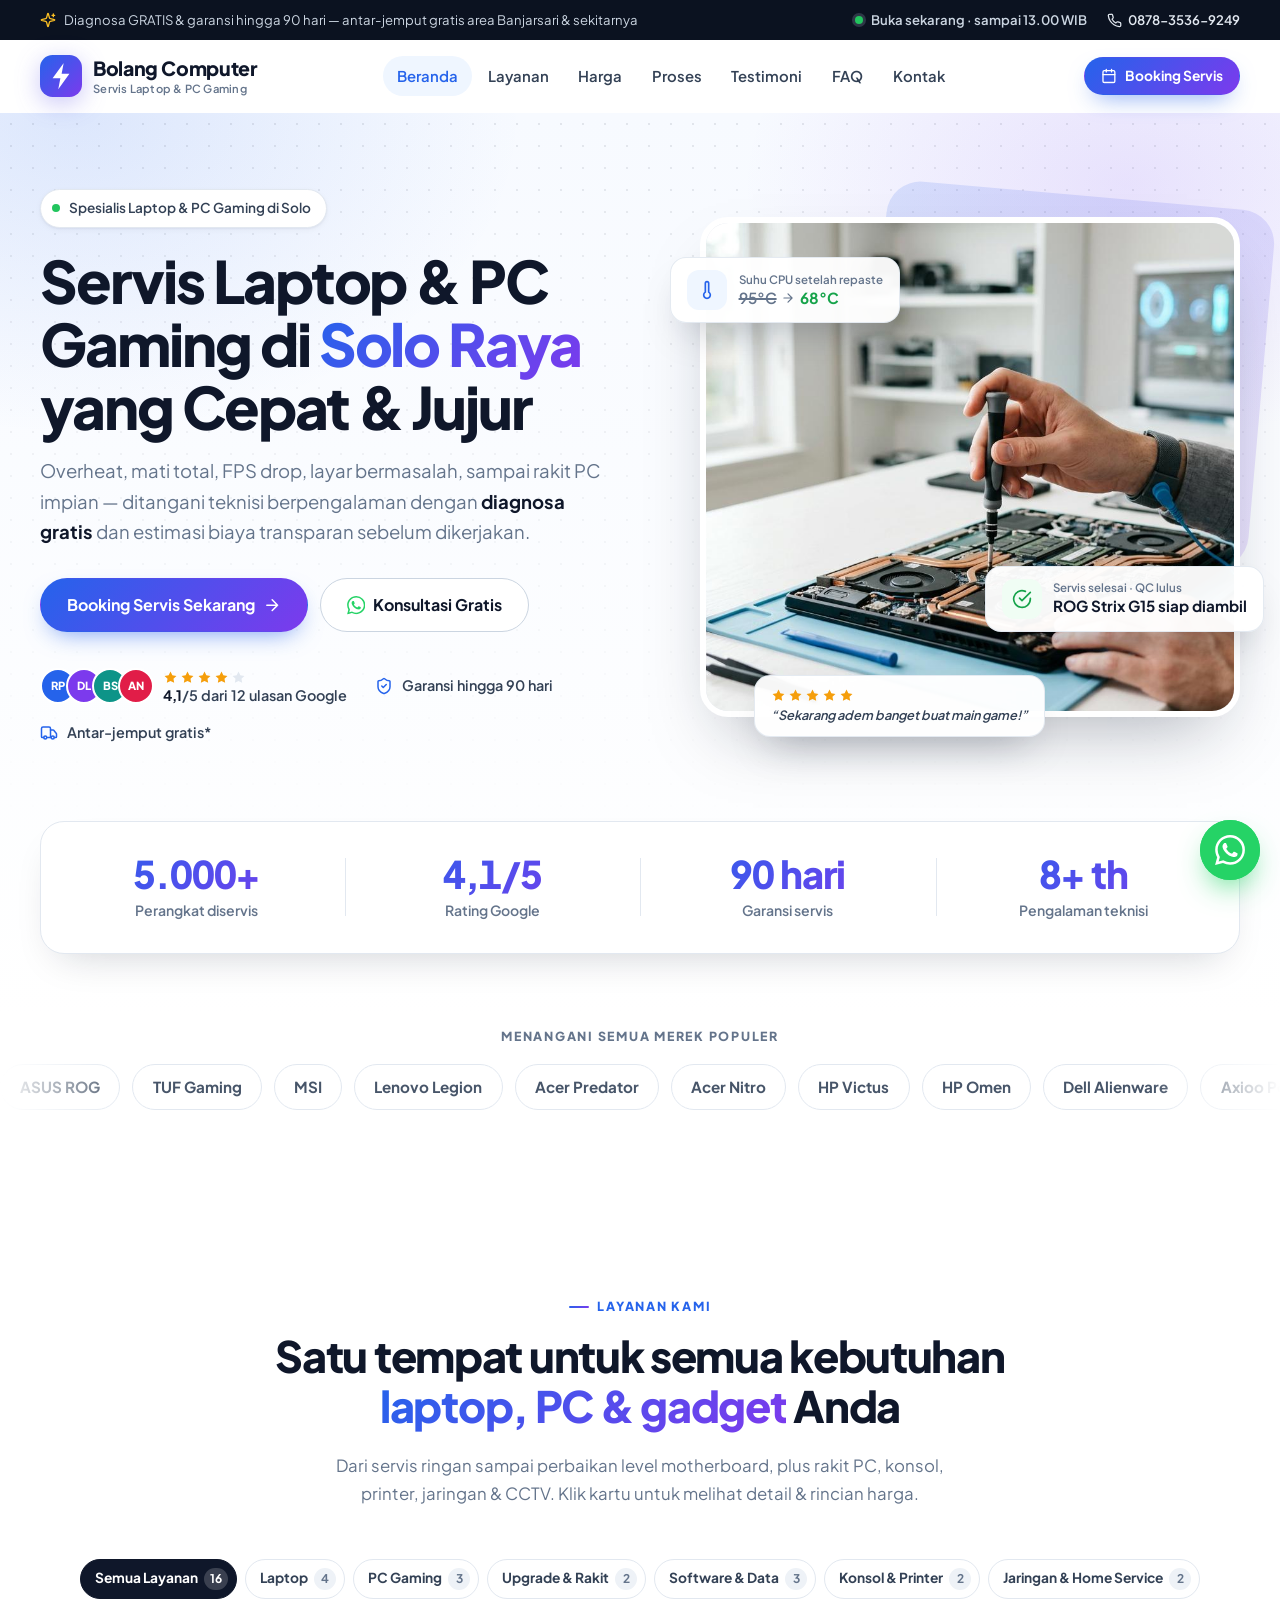
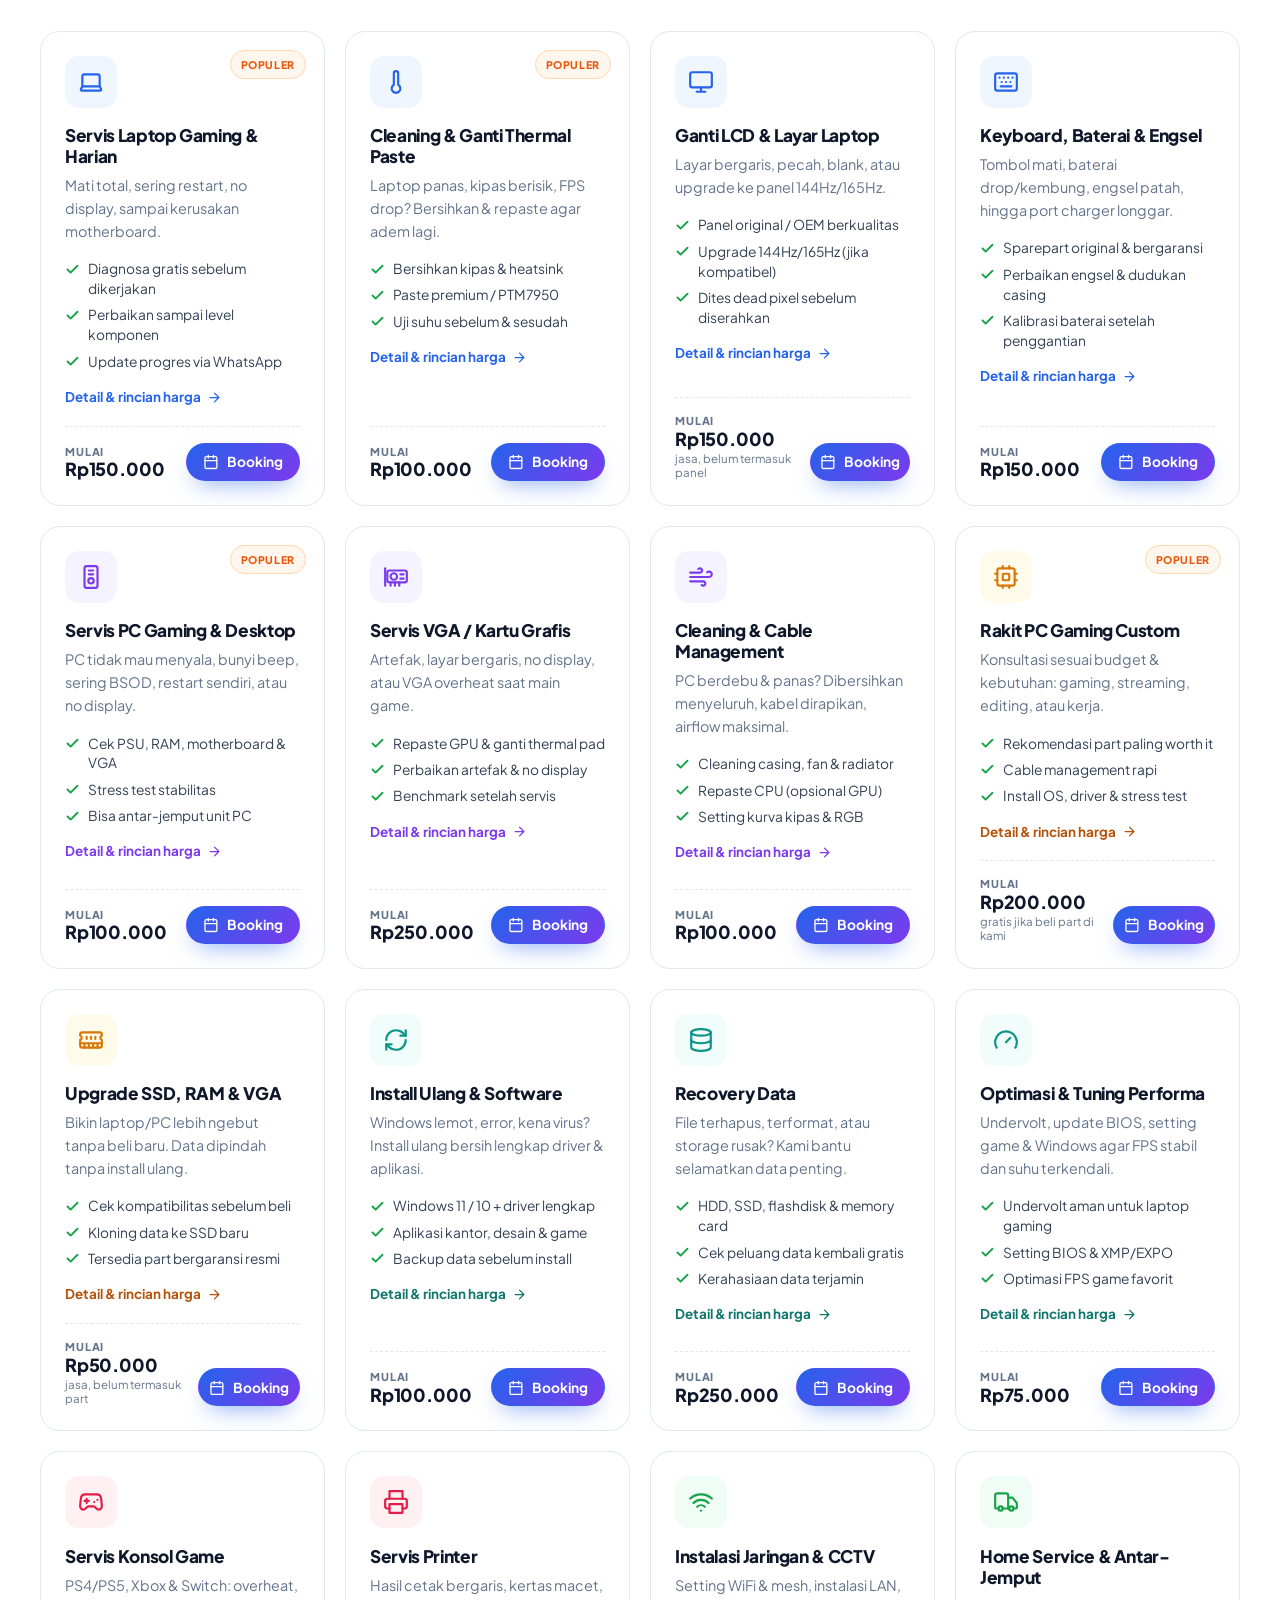
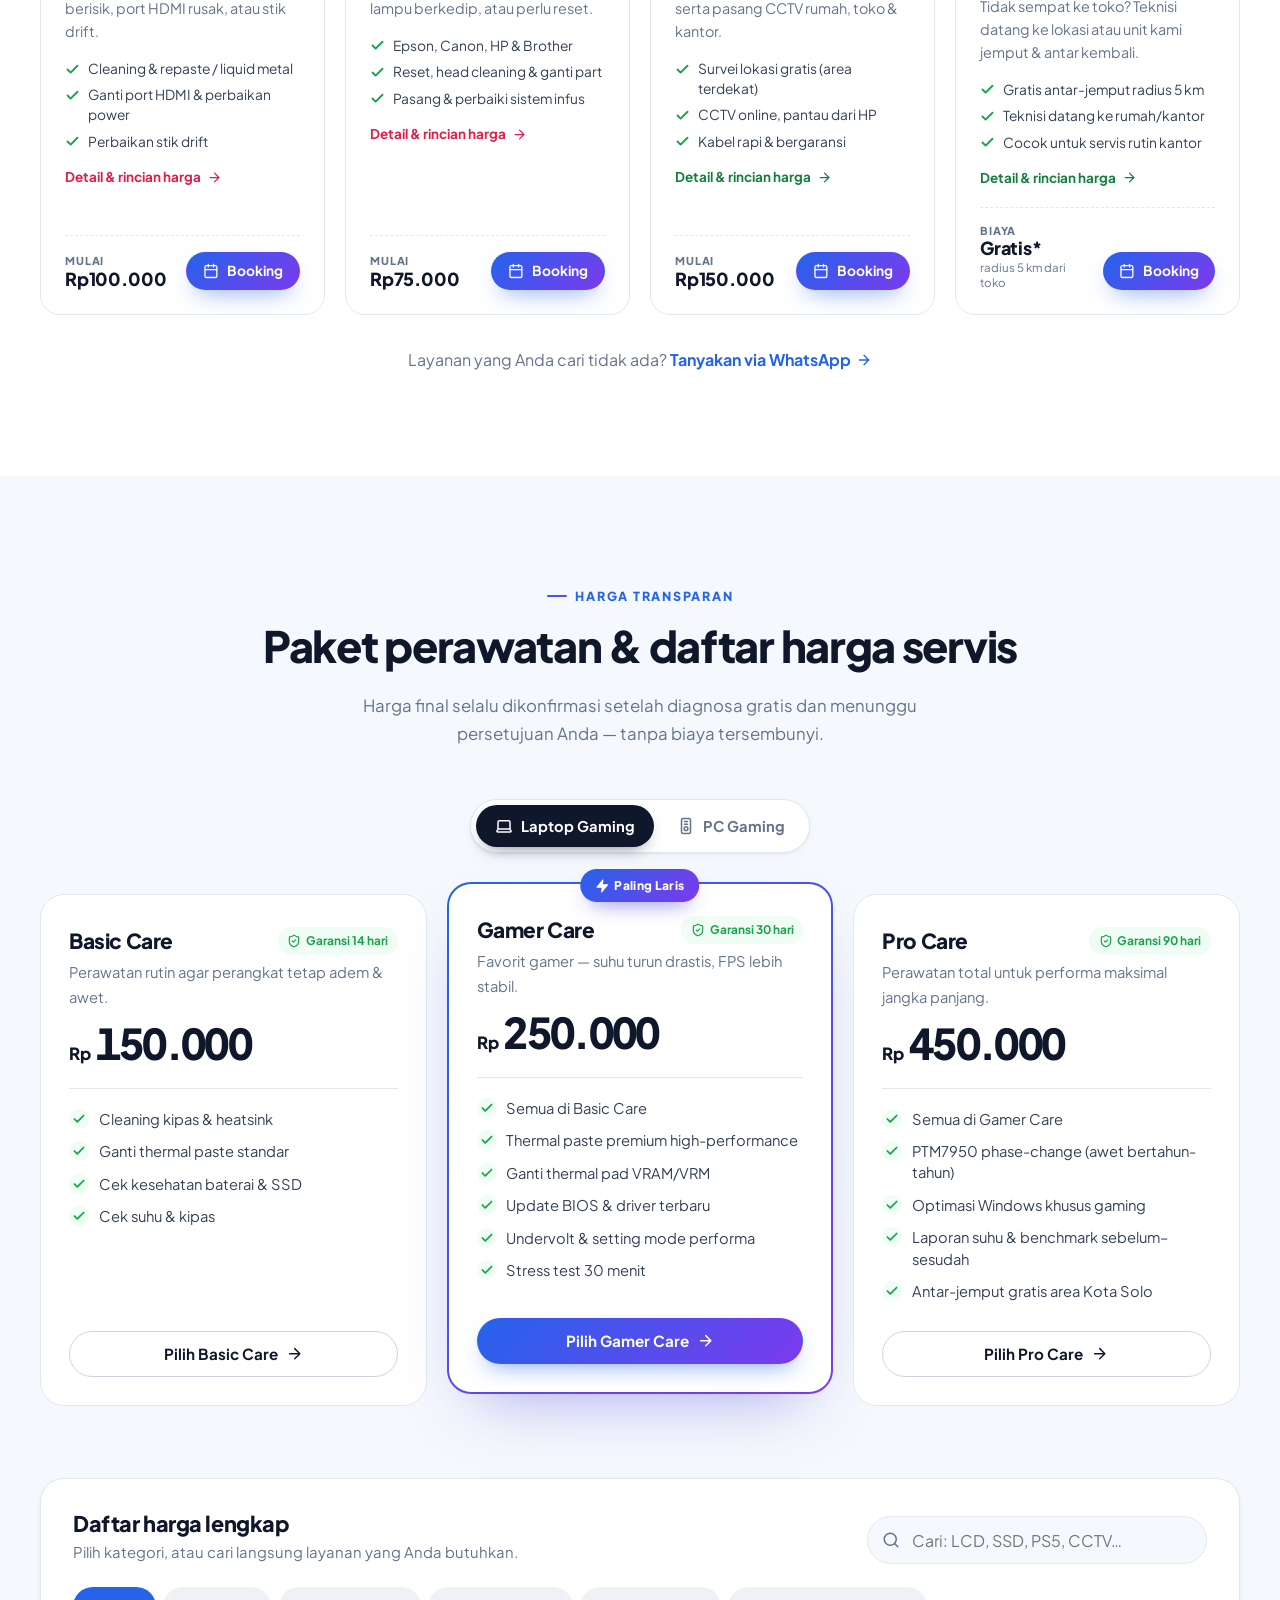
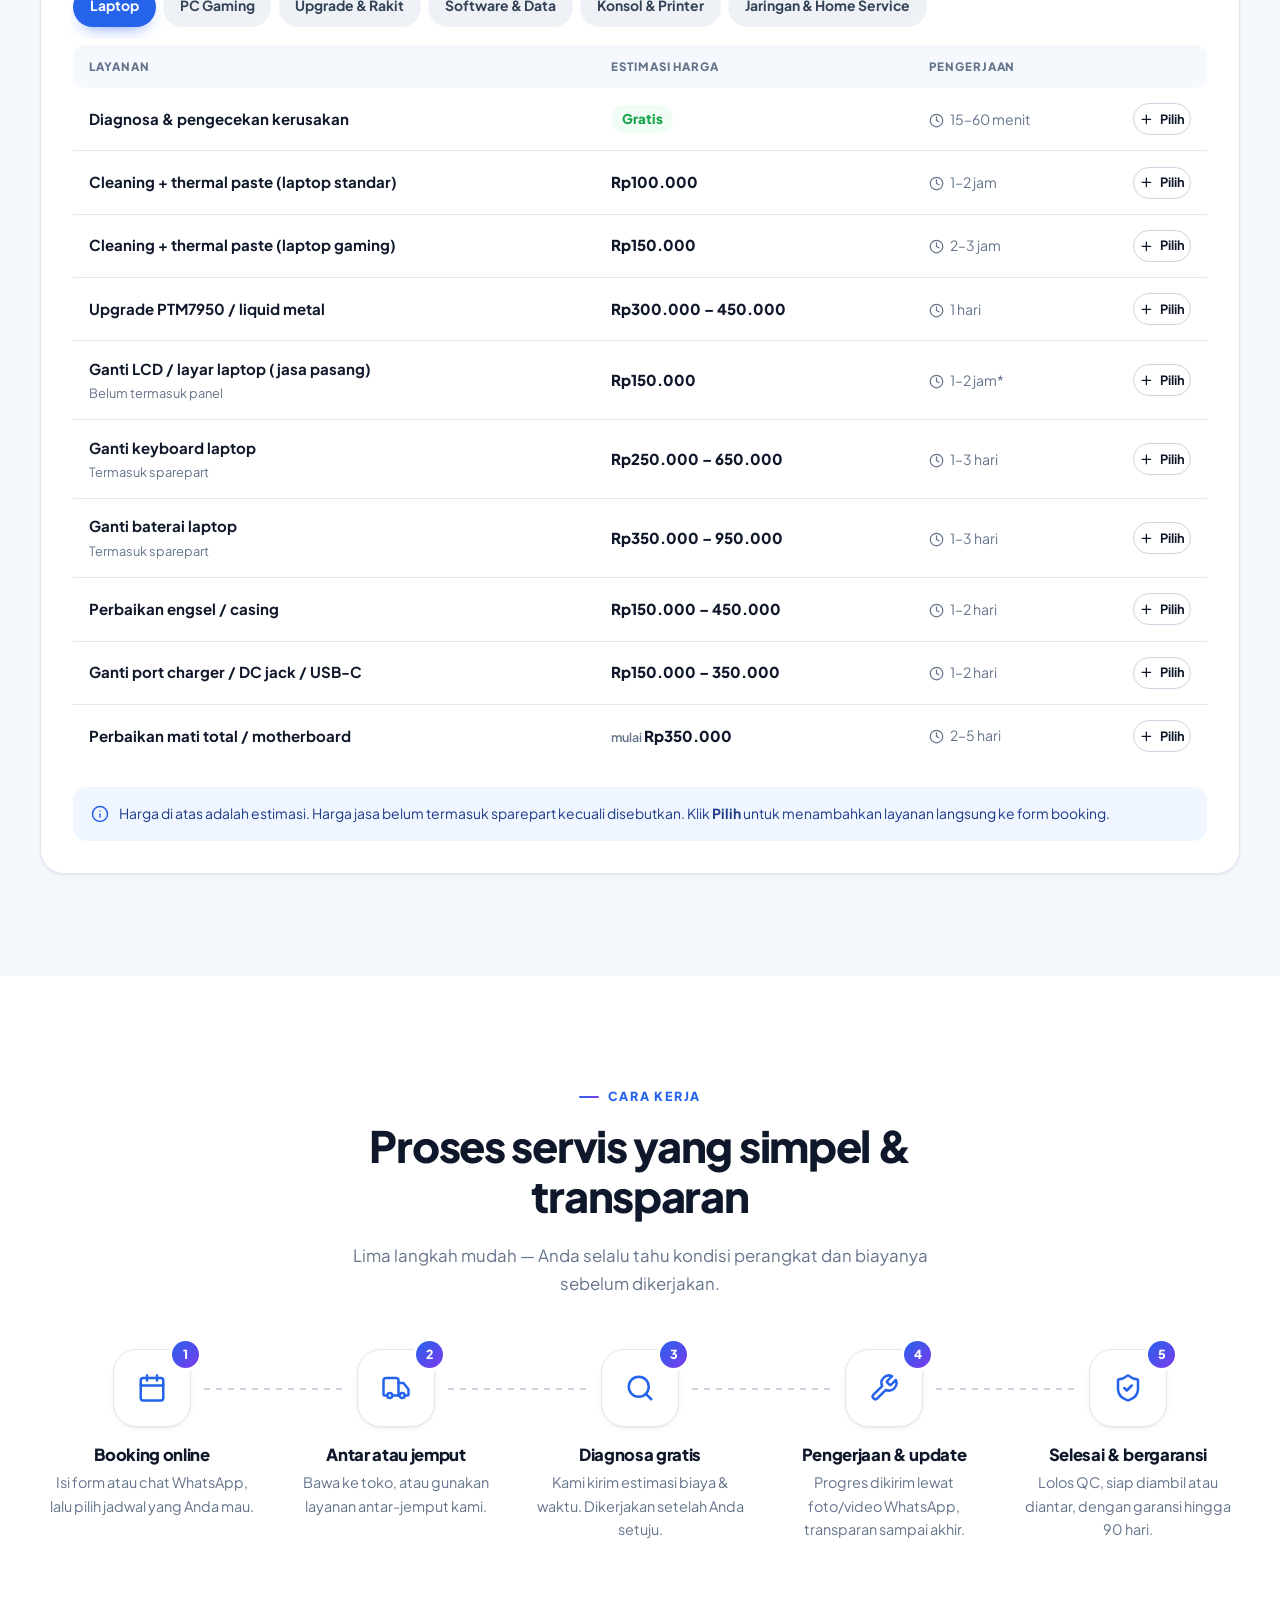
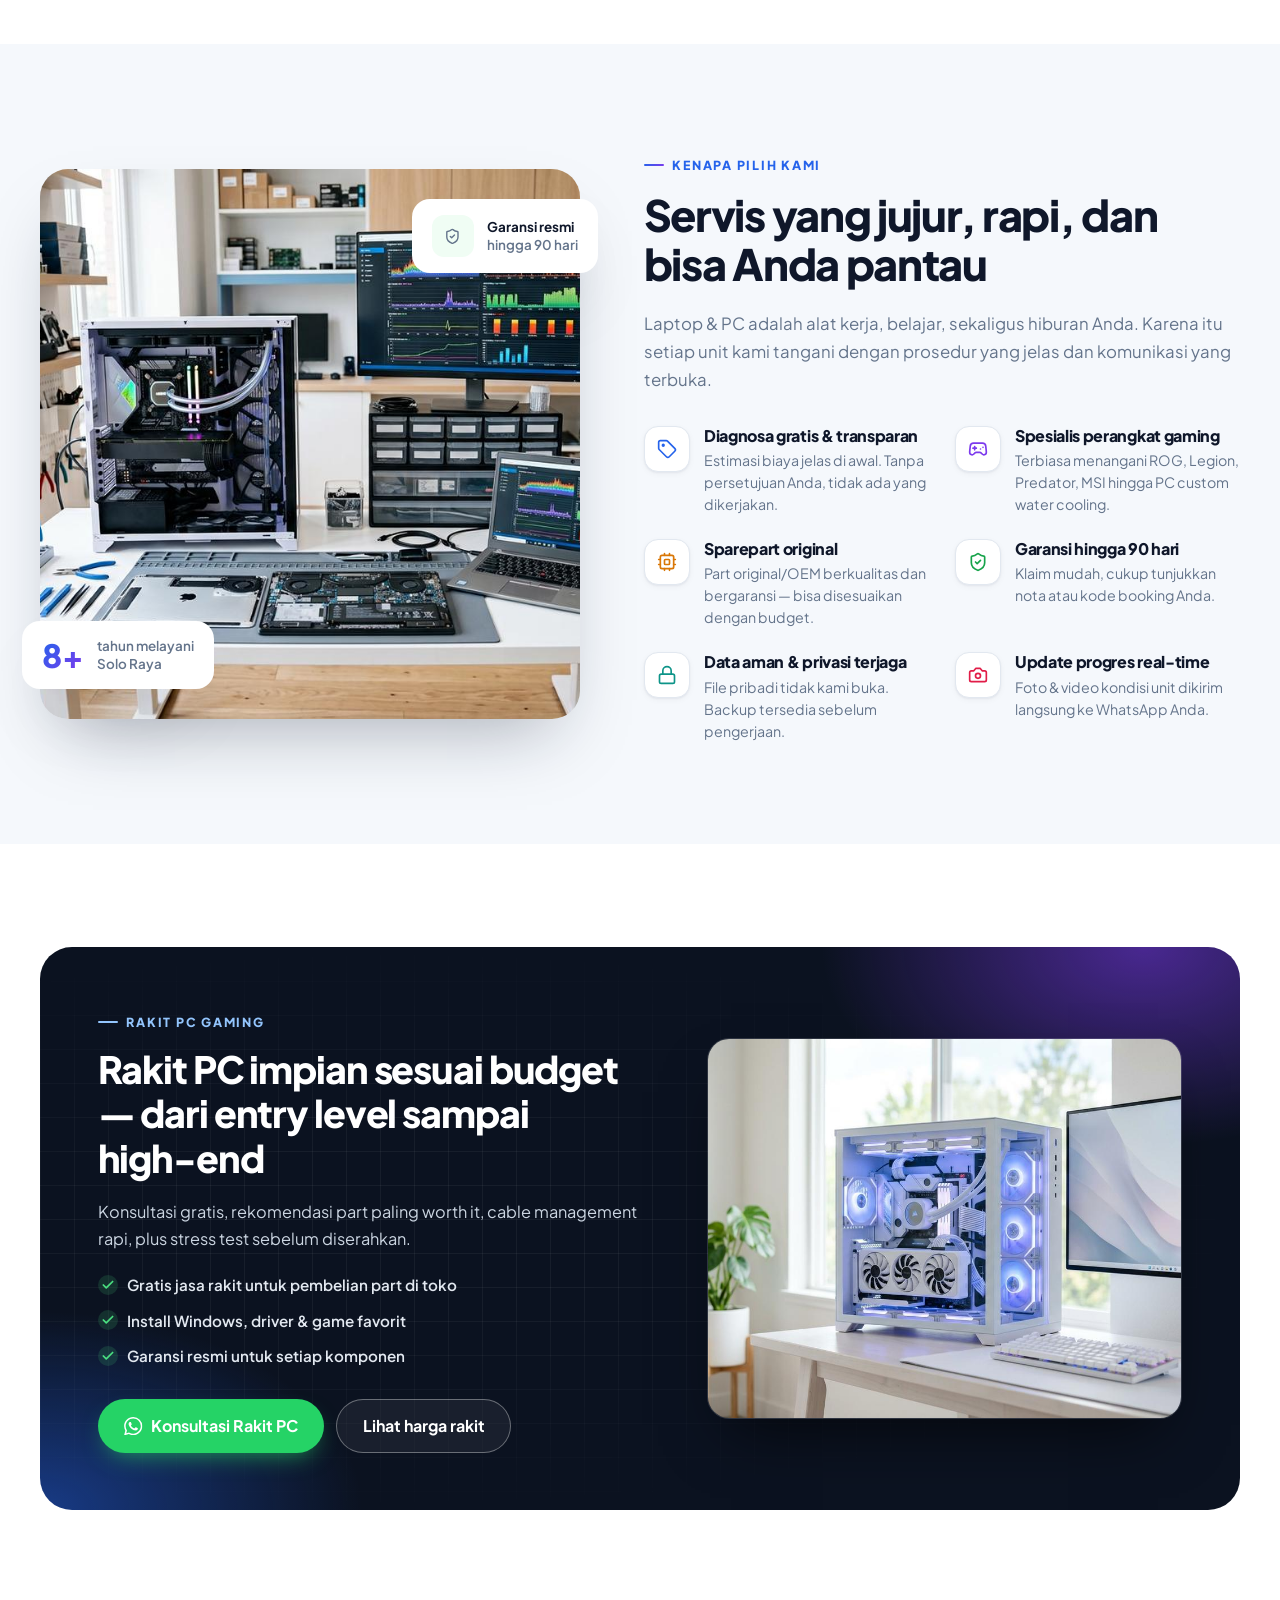
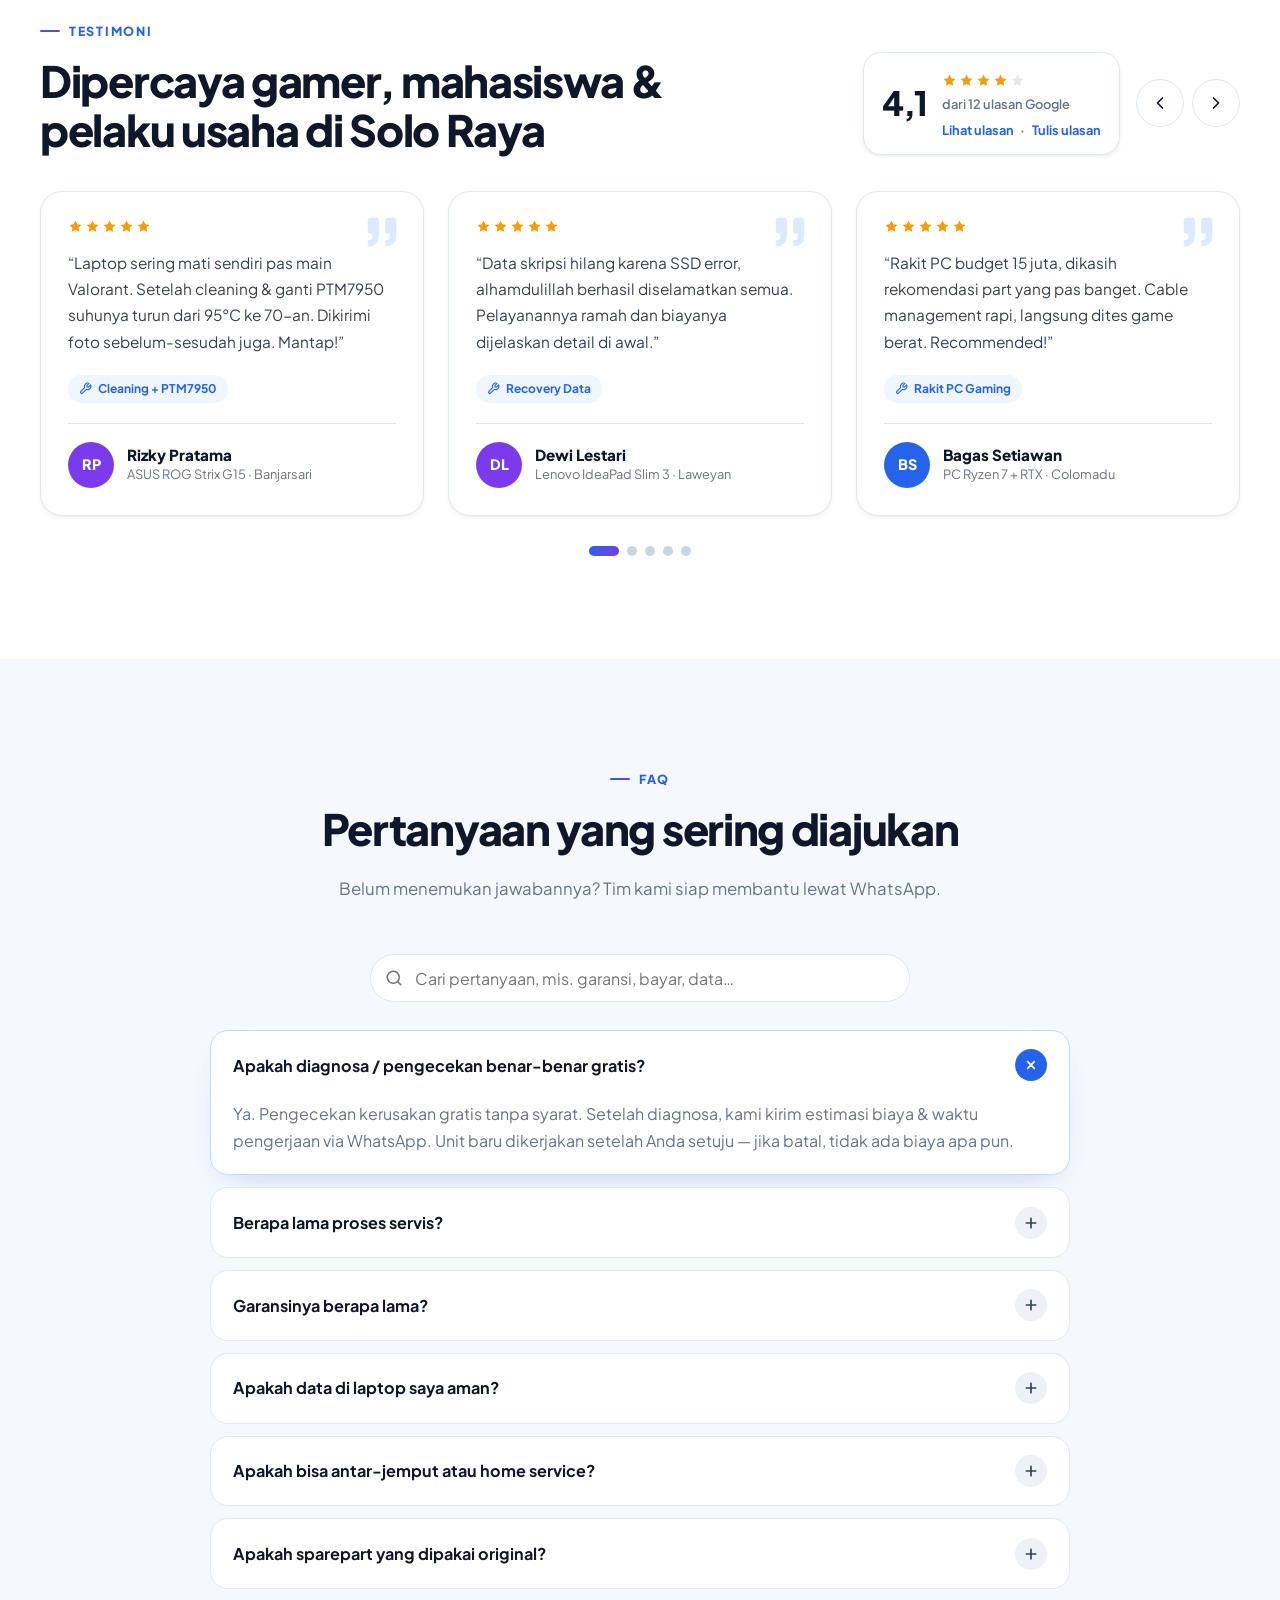
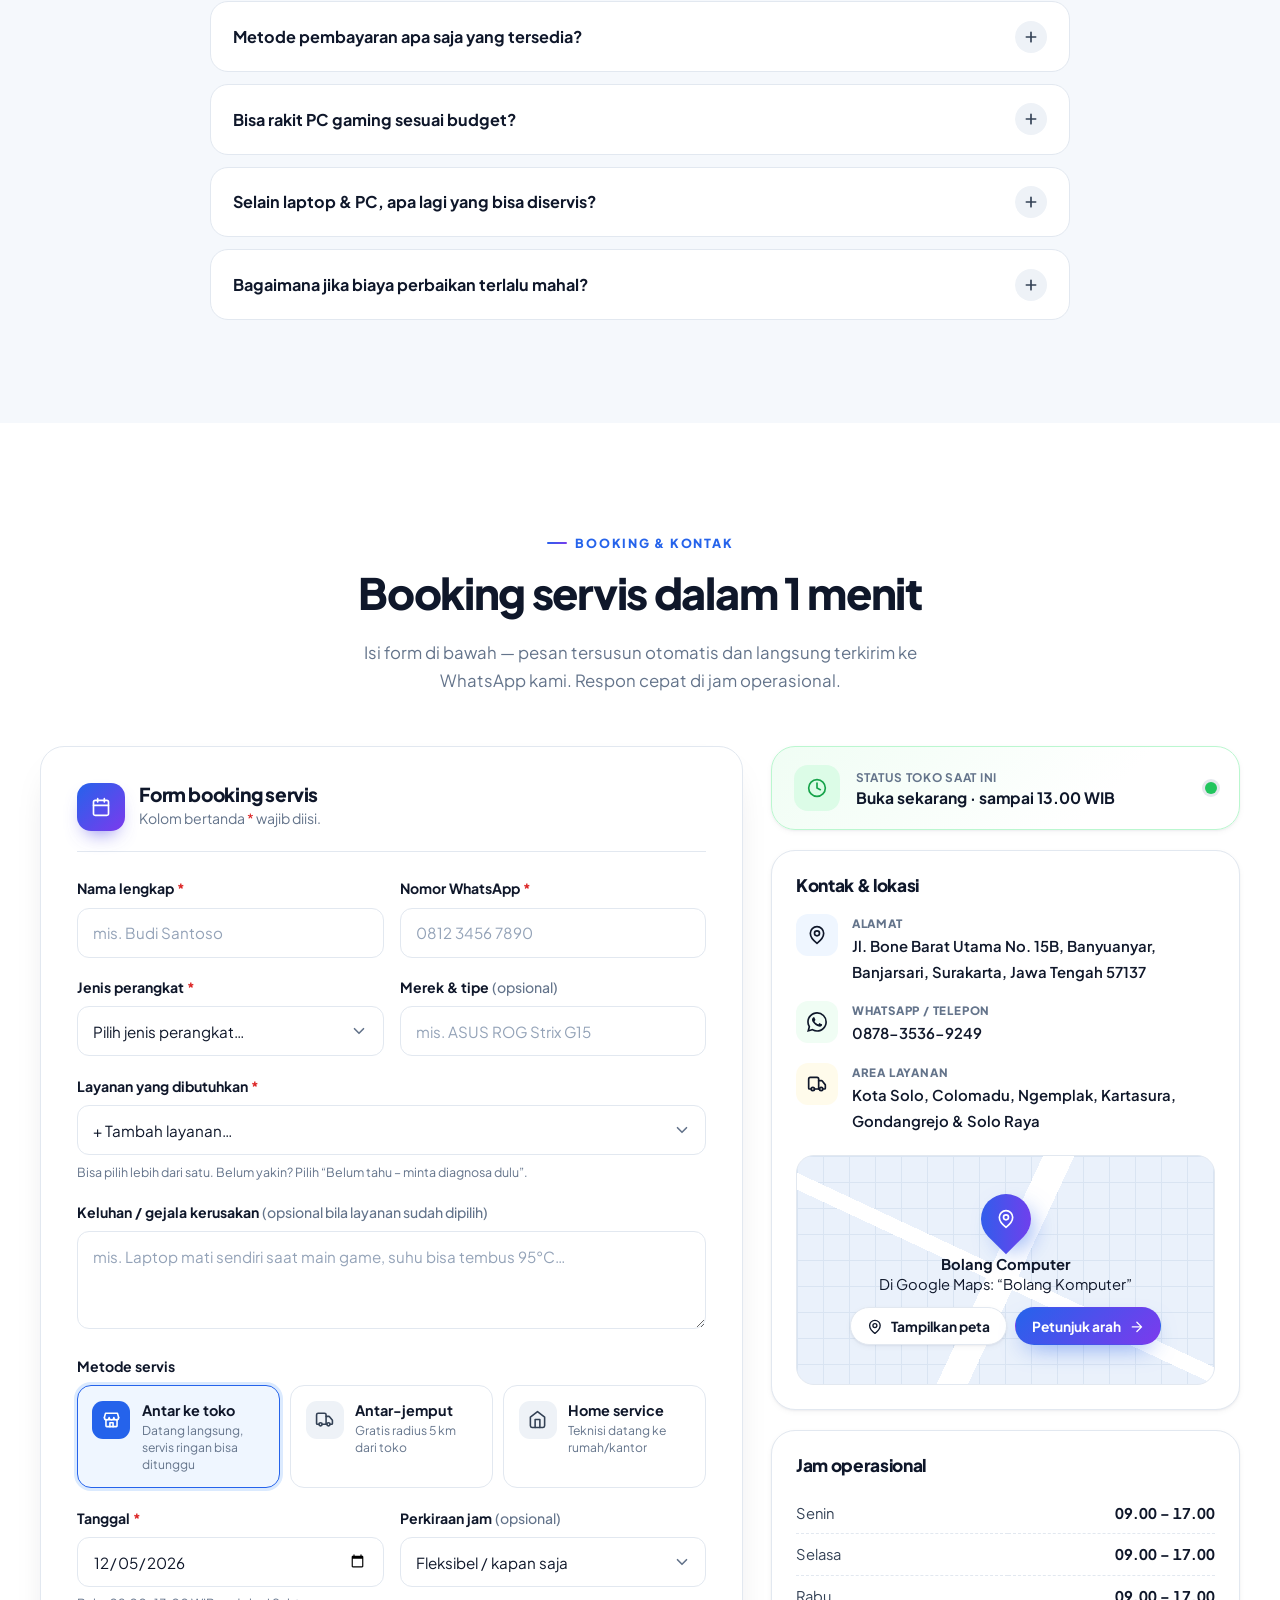
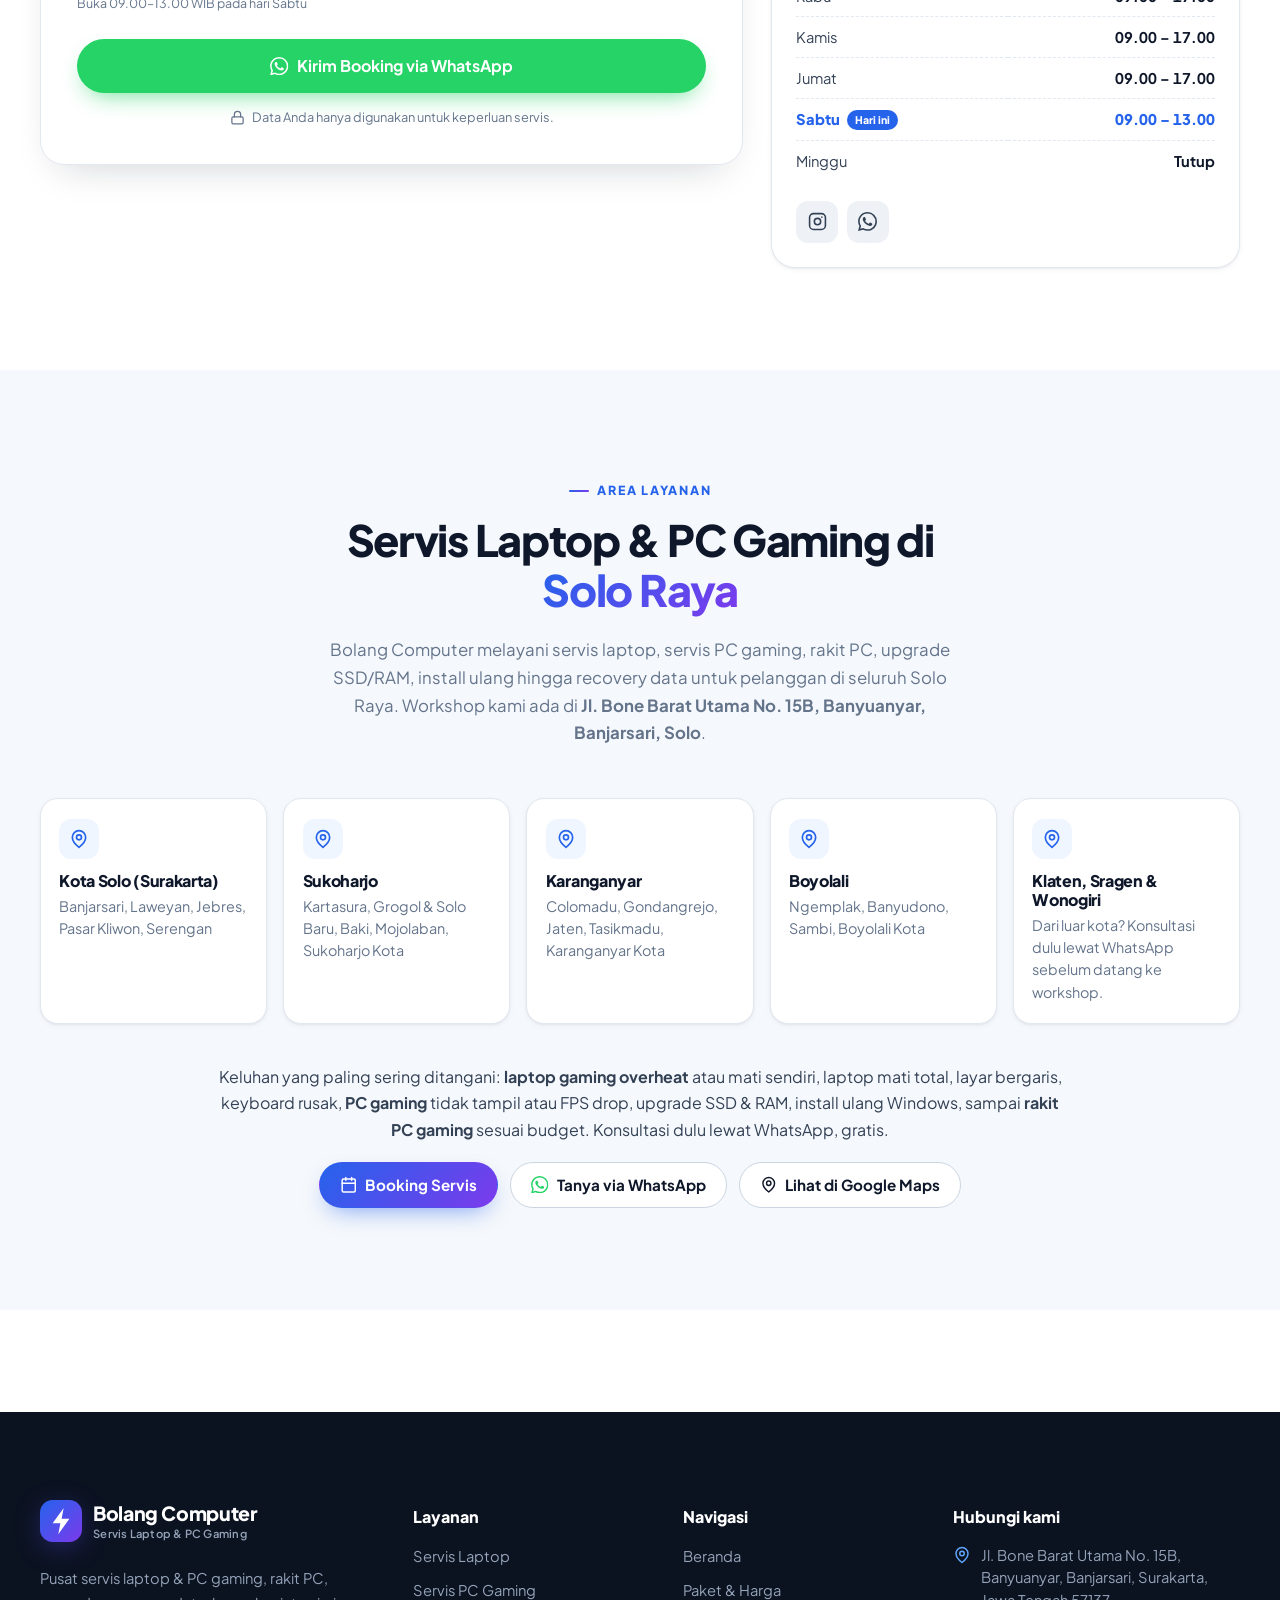
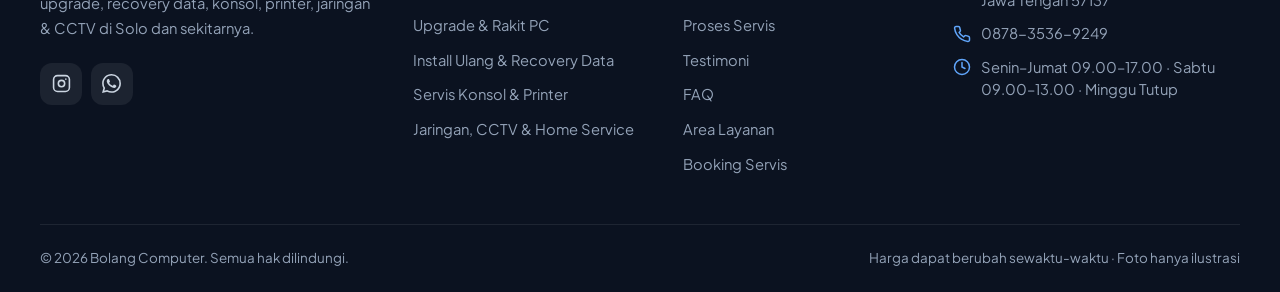
<file: index.html>
<!DOCTYPE html>
<html lang="id">
<head>
  <meta charset="UTF-8">
  <meta name="viewport" content="width=device-width, initial-scale=1">
  <title>Servis Laptop & PC Gaming Solo Raya | Bolang Computer</title>
  <meta name="description" content="Servis laptop & PC gaming di Solo Raya: rakit PC, upgrade SSD/RAM, install ulang & recovery data. Workshop di Banjarsari, Solo. Booking via WhatsApp.">
  <meta name="robots" content="index, follow, max-image-preview:large">
  <meta name="theme-color" content="#2563eb">
  <link rel="canonical" href="https://dewap4682-max.github.io/bolang-computer/">
  <!-- Pratinjau saat link dibagikan (WhatsApp, Facebook, dll.) -->
  <meta property="og:type" content="website">
  <meta property="og:site_name" content="Bolang Computer">
  <meta property="og:locale" content="id_ID">
  <meta property="og:url" content="https://dewap4682-max.github.io/bolang-computer/">
  <meta property="og:title" content="Servis Laptop & PC Gaming Solo Raya | Bolang Computer">
  <meta property="og:description" content="Servis laptop & PC gaming di Solo Raya — rakit PC, upgrade, install ulang & recovery data. Workshop di Banjarsari, Solo. WA 0878-3536-9249.">
  <meta property="og:image" content="https://dewap4682-max.github.io/bolang-computer/og-image.jpg">
  <meta property="og:image:width" content="1200">
  <meta property="og:image:height" content="630">
  <meta property="og:image:alt" content="Servis Laptop & PC Gaming Solo Raya | Bolang Computer">
  <meta name="twitter:card" content="summary_large_image">
  <meta name="twitter:image" content="https://dewap4682-max.github.io/bolang-computer/og-image.jpg">
  <script type="application/ld+json" data-static>
{
  "@context": "https://schema.org",
  "@graph": [
    {
      "@type": "WebSite",
      "@id": "https://dewap4682-max.github.io/bolang-computer/#website",
      "url": "https://dewap4682-max.github.io/bolang-computer/",
      "name": "Bolang Computer",
      "alternateName": "Bolang Computer Solo",
      "inLanguage": "id-ID"
    },
    {
      "@type": "ComputerStore",
      "@id": "https://dewap4682-max.github.io/bolang-computer/#bisnis",
      "name": "Bolang Computer",
      "alternateName": "Bolang Komputer",
      "description": "Servis laptop & PC gaming di Solo Raya: perbaikan laptop, PC gaming, rakit PC, upgrade SSD/RAM, install ulang, recovery data, servis konsol, printer, jaringan & CCTV.",
      "url": "https://dewap4682-max.github.io/bolang-computer/",
      "image": "https://dewap4682-max.github.io/bolang-computer/og-image.jpg",
      "telephone": "+6287835369249",
      "priceRange": "Rp25.000 – Rp3.250.000",
      "currenciesAccepted": "IDR",
      "address": {
        "@type": "PostalAddress",
        "streetAddress": "Jl. Bone Barat Utama No. 15B, Banyuanyar, Banjarsari",
        "addressLocality": "Surakarta",
        "addressRegion": "Jawa Tengah",
        "postalCode": "57137",
        "addressCountry": "ID"
      },
      "geo": {
        "@type": "GeoCoordinates",
        "latitude": -7.5400891,
        "longitude": 110.8089478
      },
      "hasMap": "https://www.google.com/maps?cid=9278795112570225227",
      "areaServed": [
        {
          "@type": "City",
          "name": "Surakarta"
        },
        {
          "@type": "AdministrativeArea",
          "name": "Kabupaten Sukoharjo"
        },
        {
          "@type": "AdministrativeArea",
          "name": "Kabupaten Karanganyar"
        },
        {
          "@type": "AdministrativeArea",
          "name": "Kabupaten Boyolali"
        },
        {
          "@type": "AdministrativeArea",
          "name": "Kabupaten Klaten"
        },
        {
          "@type": "AdministrativeArea",
          "name": "Kabupaten Sragen"
        },
        {
          "@type": "AdministrativeArea",
          "name": "Kabupaten Wonogiri"
        }
      ],
      "openingHoursSpecification": [
        {
          "@type": "OpeningHoursSpecification",
          "dayOfWeek": [
            "Monday",
            "Tuesday",
            "Wednesday",
            "Thursday",
            "Friday"
          ],
          "opens": "09:00",
          "closes": "17:00"
        },
        {
          "@type": "OpeningHoursSpecification",
          "dayOfWeek": "Saturday",
          "opens": "09:00",
          "closes": "13:00"
        }
      ],
      "sameAs": [
        "https://instagram.com/bolang_computer",
        "https://www.google.com/maps?cid=9278795112570225227"
      ],
      "hasOfferCatalog": {
        "@type": "OfferCatalog",
        "name": "Layanan servis laptop & PC gaming",
        "itemListElement": [
          {
            "@type": "Offer",
            "itemOffered": {
              "@type": "Service",
              "name": "Servis Laptop Gaming & Harian"
            }
          },
          {
            "@type": "Offer",
            "itemOffered": {
              "@type": "Service",
              "name": "Cleaning & Ganti Thermal Paste"
            }
          },
          {
            "@type": "Offer",
            "itemOffered": {
              "@type": "Service",
              "name": "Ganti LCD & Layar Laptop"
            }
          },
          {
            "@type": "Offer",
            "itemOffered": {
              "@type": "Service",
              "name": "Keyboard, Baterai & Engsel"
            }
          },
          {
            "@type": "Offer",
            "itemOffered": {
              "@type": "Service",
              "name": "Servis PC Gaming & Desktop"
            }
          },
          {
            "@type": "Offer",
            "itemOffered": {
              "@type": "Service",
              "name": "Servis VGA / Kartu Grafis"
            }
          },
          {
            "@type": "Offer",
            "itemOffered": {
              "@type": "Service",
              "name": "Cleaning & Cable Management"
            }
          },
          {
            "@type": "Offer",
            "itemOffered": {
              "@type": "Service",
              "name": "Rakit PC Gaming Custom"
            }
          },
          {
            "@type": "Offer",
            "itemOffered": {
              "@type": "Service",
              "name": "Upgrade SSD, RAM & VGA"
            }
          },
          {
            "@type": "Offer",
            "itemOffered": {
              "@type": "Service",
              "name": "Install Ulang & Software"
            }
          },
          {
            "@type": "Offer",
            "itemOffered": {
              "@type": "Service",
              "name": "Recovery Data"
            }
          },
          {
            "@type": "Offer",
            "itemOffered": {
              "@type": "Service",
              "name": "Optimasi & Tuning Performa"
            }
          },
          {
            "@type": "Offer",
            "itemOffered": {
              "@type": "Service",
              "name": "Servis Konsol Game"
            }
          },
          {
            "@type": "Offer",
            "itemOffered": {
              "@type": "Service",
              "name": "Servis Printer"
            }
          },
          {
            "@type": "Offer",
            "itemOffered": {
              "@type": "Service",
              "name": "Instalasi Jaringan & CCTV"
            }
          },
          {
            "@type": "Offer",
            "itemOffered": {
              "@type": "Service",
              "name": "Home Service & Antar-Jemput"
            }
          }
        ]
      }
    }
  ]
}
  </script>
  <link rel="icon" href="data:image/svg+xml,%3Csvg xmlns='http://www.w3.org/2000/svg' viewBox='0 0 40 40'%3E%3Cdefs%3E%3ClinearGradient id='g' x1='0' y1='0' x2='1' y2='1'%3E%3Cstop offset='0' stop-color='%232563eb'/%3E%3Cstop offset='1' stop-color='%237c3aed'/%3E%3C/linearGradient%3E%3C/defs%3E%3Crect width='40' height='40' rx='12' fill='url(%23g)'/%3E%3Cpath d='M22.6 7.5 12 22.2h7.4l-2 10.3L28 17.8h-7.4l2-10.3Z' fill='white'/%3E%3C/svg%3E">
  <link rel="preload" href="plus-jakarta-sans.woff2" as="font" type="font/woff2" crossorigin>
  <link rel="stylesheet" href="style.css">
  <script>
    /* Penanda JS + pengaman: jika app.js/config.js gagal dimuat, konten tetap tampil & ada petunjuk */
    (function (d, w) {
      d.documentElement.classList.add('js');
      w.addEventListener('error', function (e) {
        var src = (e.target && e.target.src) || e.filename || '';
        if (/config\.js/.test(src)) w.__configError = e.lineno ? 'sekitar baris ' + e.lineno : 'tidak ditemukan';
      }, true);
      w.addEventListener('load', function () {
        setTimeout(function () { if (!w.__siteReady) d.documentElement.classList.remove('js'); }, 1000);
      });
    })(document, window);
  </script>
</head>
<body>

<!-- ============ IKON (SVG sprite) ============ -->
<svg xmlns="http://www.w3.org/2000/svg" style="position:absolute;width:0;height:0;overflow:hidden" aria-hidden="true" focusable="false">
  <defs>
    <linearGradient id="logoGrad" x1="0" y1="0" x2="40" y2="40" gradientUnits="userSpaceOnUse">
      <stop offset="0" stop-color="#2563eb"/><stop offset="1" stop-color="#7c3aed"/>
    </linearGradient>
  </defs>
  <symbol id="i-laptop" viewBox="0 0 24 24"><path d="M20 16V7a2 2 0 0 0-2-2H6a2 2 0 0 0-2 2v9m16 0H4m16 0 1.28 2.55a1 1 0 0 1-.9 1.45H3.62a1 1 0 0 1-.9-1.45L4 16"/></symbol>
  <symbol id="i-monitor" viewBox="0 0 24 24"><rect width="20" height="14" x="2" y="3" rx="2"/><path d="M8 21h8M12 17v4"/></symbol>
  <symbol id="i-pc" viewBox="0 0 24 24"><rect x="6" y="2" width="12" height="20" rx="2"/><path d="M10 6h4M10 9.5h4"/><circle cx="12" cy="15.5" r="2.5"/></symbol>
  <symbol id="i-gpu" viewBox="0 0 24 24"><path d="M2 4v16"/><rect x="4" y="6" width="18" height="11" rx="2"/><circle cx="10" cy="11.5" r="3"/><path d="M16 9.5h3M16 13.5h3M7 17v3M11 17v3M15 17v3"/></symbol>
  <symbol id="i-cpu" viewBox="0 0 24 24"><rect width="16" height="16" x="4" y="4" rx="2"/><rect width="6" height="6" x="9" y="9" rx="1"/><path d="M15 2v2M15 20v2M2 15h2M2 9h2M20 15h2M20 9h2M9 2v2M9 20v2"/></symbol>
  <symbol id="i-memory" viewBox="0 0 24 24"><path d="M6 19v-3M10 19v-3M14 19v-3M18 19v-3M8 11V9M16 11V9M12 11V9M2 15h20"/><path d="M2 7a2 2 0 0 1 2-2h16a2 2 0 0 1 2 2v1.1a2 2 0 0 0 0 3.837V17a2 2 0 0 1-2 2H4a2 2 0 0 1-2-2v-5.1a2 2 0 0 0 0-3.837Z"/></symbol>
  <symbol id="i-refresh" viewBox="0 0 24 24"><path d="M3 12a9 9 0 0 1 9-9 9.75 9.75 0 0 1 6.74 2.74L21 8"/><path d="M21 3v5h-5"/><path d="M21 12a9 9 0 0 1-9 9 9.75 9.75 0 0 1-6.74-2.74L3 16"/><path d="M8 16H3v5"/></symbol>
  <symbol id="i-database" viewBox="0 0 24 24"><ellipse cx="12" cy="5" rx="9" ry="3"/><path d="M3 5v14a9 3 0 0 0 18 0V5"/><path d="M3 12a9 3 0 0 0 18 0"/></symbol>
  <symbol id="i-gauge" viewBox="0 0 24 24"><path d="m12 14 4-4"/><path d="M3.34 19a10 10 0 1 1 17.32 0"/></symbol>
  <symbol id="i-gamepad" viewBox="0 0 24 24"><path d="M6 11h4M8 9v4M15 12h.01M18 10h.01"/><path d="M17.32 5H6.68a4 4 0 0 0-3.978 3.59c-.006.052-.01.101-.017.152C2.604 9.416 2 14.456 2 16a3 3 0 0 0 3 3c1 0 1.5-.5 2-1l1.414-1.414A2 2 0 0 1 9.828 16h4.344a2 2 0 0 1 1.414.586L17 18c.5.5 1 1 2 1a3 3 0 0 0 3-3c0-1.545-.604-6.584-.685-7.258-.007-.05-.011-.1-.017-.151A4 4 0 0 0 17.32 5z"/></symbol>
  <symbol id="i-printer" viewBox="0 0 24 24"><path d="M6 9V2h12v7"/><path d="M6 18H4a2 2 0 0 1-2-2v-5a2 2 0 0 1 2-2h16a2 2 0 0 1 2 2v5a2 2 0 0 1-2 2h-2"/><rect width="12" height="8" x="6" y="14"/></symbol>
  <symbol id="i-wifi" viewBox="0 0 24 24"><path d="M12 20h.01M2 8.82a15 15 0 0 1 20 0M5 12.86a10 10 0 0 1 14 0M8.5 16.43a5 5 0 0 1 7 0"/></symbol>
  <symbol id="i-truck" viewBox="0 0 24 24"><path d="M14 18V6a2 2 0 0 0-2-2H4a2 2 0 0 0-2 2v11a1 1 0 0 0 1 1h2"/><path d="M15 18H9"/><path d="M19 18h2a1 1 0 0 0 1-1v-3.65a1 1 0 0 0-.22-.624l-3.48-4.35A1 1 0 0 0 17.52 8H14"/><circle cx="17" cy="18" r="2"/><circle cx="7" cy="18" r="2"/></symbol>
  <symbol id="i-thermometer" viewBox="0 0 24 24"><path d="M14 4v10.54a4 4 0 1 1-4 0V4a2 2 0 0 1 4 0Z"/></symbol>
  <symbol id="i-wind" viewBox="0 0 24 24"><path d="M17.7 7.7a2.5 2.5 0 1 1 1.8 4.3H2M9.6 4.6A2 2 0 1 1 11 8H2M12.6 19.4A2 2 0 1 0 14 16H2"/></symbol>
  <symbol id="i-keyboard" viewBox="0 0 24 24"><rect width="20" height="16" x="2" y="4" rx="2"/><path d="M6 8h.01M10 8h.01M14 8h.01M18 8h.01M8 12h.01M12 12h.01M16 12h.01M7 16h10"/></symbol>
  <symbol id="i-wrench" viewBox="0 0 24 24"><path d="M14.7 6.3a1 1 0 0 0 0 1.4l1.6 1.6a1 1 0 0 0 1.4 0l3.77-3.77a6 6 0 0 1-7.94 7.94l-6.91 6.91a2.12 2.12 0 0 1-3-3l6.91-6.91a6 6 0 0 1 7.94-7.94l-3.76 3.76z"/></symbol>
  <symbol id="i-shield" viewBox="0 0 24 24"><path d="M20 13c0 5-3.5 7.5-7.66 8.95a1 1 0 0 1-.67-.01C7.5 20.5 4 18 4 13V6a1 1 0 0 1 1-1c2 0 4.5-1.2 6.24-2.72a1.17 1.17 0 0 1 1.52 0C14.51 3.81 17 5 19 5a1 1 0 0 1 1 1z"/><path d="m9 12 2 2 4-4"/></symbol>
  <symbol id="i-clock" viewBox="0 0 24 24"><circle cx="12" cy="12" r="10"/><path d="M12 6v6l4 2"/></symbol>
  <symbol id="i-star" viewBox="0 0 24 24"><path fill="currentColor" stroke="none" d="M12 2.5l2.94 5.96 6.56.95-4.75 4.63 1.12 6.54L12 17.5l-5.87 3.08 1.12-6.54L2.5 9.41l6.56-.95L12 2.5z"/></symbol>
  <symbol id="i-chevron-left" viewBox="0 0 24 24"><path d="m15 18-6-6 6-6"/></symbol>
  <symbol id="i-chevron-right" viewBox="0 0 24 24"><path d="m9 18 6-6-6-6"/></symbol>
  <symbol id="i-map-pin" viewBox="0 0 24 24"><path d="M20 10c0 6-8 12-8 12s-8-6-8-12a8 8 0 0 1 16 0Z"/><circle cx="12" cy="10" r="3"/></symbol>
  <symbol id="i-phone" viewBox="0 0 24 24"><path d="M22 16.92v3a2 2 0 0 1-2.18 2 19.79 19.79 0 0 1-8.63-3.07 19.5 19.5 0 0 1-6-6 19.79 19.79 0 0 1-3.07-8.67A2 2 0 0 1 4.11 2h3a2 2 0 0 1 2 1.72 12.84 12.84 0 0 0 .7 2.81 2 2 0 0 1-.45 2.11L8.09 9.91a16 16 0 0 0 6 6l1.27-1.27a2 2 0 0 1 2.11-.45 12.84 12.84 0 0 0 2.81.7A2 2 0 0 1 22 16.92z"/></symbol>
  <symbol id="i-mail" viewBox="0 0 24 24"><rect width="20" height="16" x="2" y="4" rx="2"/><path d="m22 7-8.97 5.7a1.94 1.94 0 0 1-2.06 0L2 7"/></symbol>
  <symbol id="i-check" viewBox="0 0 24 24"><path d="M20 6 9 17l-5-5"/></symbol>
  <symbol id="i-check-circle" viewBox="0 0 24 24"><path d="M22 11.08V12a10 10 0 1 1-5.93-9.14"/><path d="m9 11 3 3L22 4"/></symbol>
  <symbol id="i-x" viewBox="0 0 24 24"><path d="M18 6 6 18M6 6l12 12"/></symbol>
  <symbol id="i-plus" viewBox="0 0 24 24"><path d="M5 12h14M12 5v14"/></symbol>
  <symbol id="i-arrow-right" viewBox="0 0 24 24"><path d="M5 12h14M12 5l7 7-7 7"/></symbol>
  <symbol id="i-arrow-up" viewBox="0 0 24 24"><path d="m5 12 7-7 7 7M12 19V5"/></symbol>
  <symbol id="i-search" viewBox="0 0 24 24"><circle cx="11" cy="11" r="8"/><path d="m21 21-4.3-4.3"/></symbol>
  <symbol id="i-zap" viewBox="0 0 24 24"><path d="M13 2 3 14h9l-1 8 10-12h-9l1-8z"/></symbol>
  <symbol id="i-sparkles" viewBox="0 0 24 24"><path d="M9.94 15.5A2 2 0 0 0 8.5 14.06l-6.14-1.58a.5.5 0 0 1 0-.96L8.5 9.94A2 2 0 0 0 9.94 8.5l1.58-6.14a.5.5 0 0 1 .96 0l1.58 6.14a2 2 0 0 0 1.44 1.44l6.14 1.58a.5.5 0 0 1 0 .96l-6.14 1.58a2 2 0 0 0-1.44 1.44l-1.58 6.14a.5.5 0 0 1-.96 0z"/><path d="M20 3v4M22 5h-4"/></symbol>
  <symbol id="i-calendar" viewBox="0 0 24 24"><rect width="18" height="18" x="3" y="4" rx="2"/><path d="M16 2v4M8 2v4M3 10h18"/></symbol>
  <symbol id="i-home" viewBox="0 0 24 24"><path d="m3 9 9-7 9 7v11a2 2 0 0 1-2 2H5a2 2 0 0 1-2-2z"/><path d="M9 22V12h6v10"/></symbol>
  <symbol id="i-store" viewBox="0 0 24 24"><path d="M3 9.5 4.5 4h15L21 9.5"/><path d="M3 9.5a3 3 0 0 0 6 0 3 3 0 0 0 6 0 3 3 0 0 0 6 0"/><path d="M5 12v8a1 1 0 0 0 1 1h12a1 1 0 0 0 1-1v-8"/><path d="M10 21v-5h4v5"/></symbol>
  <symbol id="i-lock" viewBox="0 0 24 24"><rect width="18" height="11" x="3" y="11" rx="2"/><path d="M7 11V7a5 5 0 0 1 10 0v4"/></symbol>
  <symbol id="i-camera" viewBox="0 0 24 24"><path d="M14.5 4h-5L7 7H4a2 2 0 0 0-2 2v9a2 2 0 0 0 2 2h16a2 2 0 0 0 2-2V9a2 2 0 0 0-2-2h-3l-2.5-3z"/><circle cx="12" cy="13" r="3"/></symbol>
  <symbol id="i-tag" viewBox="0 0 24 24"><path d="M12.59 2.59A2 2 0 0 0 11.17 2H4a2 2 0 0 0-2 2v7.17a2 2 0 0 0 .59 1.42l8.7 8.7a2.43 2.43 0 0 0 3.42 0l6.58-6.58a2.43 2.43 0 0 0 0-3.42z"/><circle cx="7.5" cy="7.5" r="1" fill="currentColor"/></symbol>
  <symbol id="i-info" viewBox="0 0 24 24"><circle cx="12" cy="12" r="10"/><path d="M12 16v-4M12 8h.01"/></symbol>
  <symbol id="i-alert" viewBox="0 0 24 24"><circle cx="12" cy="12" r="10"/><path d="M12 8v4M12 16h.01"/></symbol>
  <symbol id="i-copy" viewBox="0 0 24 24"><rect width="14" height="14" x="8" y="8" rx="2"/><path d="M4 16c-1.1 0-2-.9-2-2V4c0-1.1.9-2 2-2h10c1.1 0 2 .9 2 2"/></symbol>
  <symbol id="i-award" viewBox="0 0 24 24"><circle cx="12" cy="8" r="6"/><path d="M15.48 12.89 17 22l-5-3-5 3 1.52-9.11"/></symbol>
  <symbol id="i-quote" viewBox="0 0 24 24"><path fill="currentColor" stroke="none" d="M16 3a2 2 0 0 0-2 2v6a2 2 0 0 0 2 2 1 1 0 0 1 1 1v1a2 2 0 0 1-2 2 1 1 0 0 0-1 1v2a1 1 0 0 0 1 1 6 6 0 0 0 6-6V5a2 2 0 0 0-2-2zM5 3a2 2 0 0 0-2 2v6a2 2 0 0 0 2 2 1 1 0 0 1 1 1v1a2 2 0 0 1-2 2 1 1 0 0 0-1 1v2a1 1 0 0 0 1 1 6 6 0 0 0 6-6V5a2 2 0 0 0-2-2z"/></symbol>
  <symbol id="i-whatsapp" viewBox="0 0 24 24"><path fill="currentColor" stroke="none" d="M17.472 14.382c-.297-.149-1.758-.867-2.03-.967-.273-.099-.471-.148-.67.15-.197.297-.767.966-.94 1.164-.173.199-.347.223-.644.075-.297-.15-1.255-.463-2.39-1.475-.883-.788-1.48-1.761-1.653-2.059-.173-.297-.018-.458.13-.606.134-.133.298-.347.446-.52.149-.174.198-.298.298-.497.099-.198.05-.371-.025-.52-.075-.149-.669-1.612-.916-2.207-.242-.579-.487-.5-.669-.51-.173-.008-.371-.01-.57-.01-.198 0-.52.074-.792.372-.272.297-1.04 1.016-1.04 2.479 0 1.462 1.065 2.875 1.213 3.074.149.198 2.096 3.2 5.077 4.487.709.306 1.262.489 1.694.625.712.227 1.36.195 1.871.118.571-.085 1.758-.719 2.006-1.413.248-.694.248-1.289.173-1.413-.074-.124-.272-.198-.57-.347m-5.421 7.403h-.004a9.87 9.87 0 0 1-5.031-1.378l-.361-.214-3.741.982.998-3.648-.235-.374a9.86 9.86 0 0 1-1.51-5.26c.001-5.45 4.436-9.884 9.888-9.884 2.64 0 5.122 1.03 6.988 2.898a9.825 9.825 0 0 1 2.893 6.994c-.003 5.45-4.437 9.884-9.885 9.884m8.413-18.297A11.815 11.815 0 0 0 12.05 0C5.495 0 .16 5.335.157 11.892c0 2.096.547 4.142 1.588 5.945L.057 24l6.305-1.654a11.882 11.882 0 0 0 5.683 1.448h.005c6.554 0 11.89-5.335 11.893-11.893a11.821 11.821 0 0 0-3.48-8.413Z"/></symbol>
  <symbol id="i-instagram" viewBox="0 0 24 24"><rect width="20" height="20" x="2" y="2" rx="5"/><circle cx="12" cy="12" r="4"/><path d="M17.5 6.5h.01"/></symbol>
  <symbol id="i-facebook" viewBox="0 0 24 24"><path d="M18 2h-3a5 5 0 0 0-5 5v3H7v4h3v8h4v-8h3l1-4h-4V7a1 1 0 0 1 1-1h3z"/></symbol>
  <symbol id="i-tiktok" viewBox="0 0 24 24"><path fill="currentColor" stroke="none" d="M16.6 5.82A4.28 4.28 0 0 1 15.54 3h-3.09v12.4a2.59 2.59 0 0 1-2.59 2.5c-1.42 0-2.6-1.16-2.6-2.6 0-1.72 1.66-3.01 3.37-2.48V9.66c-3.45-.46-6.47 2.22-6.47 5.64 0 3.33 2.76 5.7 5.69 5.7 3.14 0 5.69-2.55 5.69-5.7V9.01a7.35 7.35 0 0 0 4.3 1.38V7.3s-1.88.09-3.24-1.48z"/></symbol>
</svg>

<a href="#main" class="skip-link">Langsung ke konten</a>

<!-- ============ TOP BAR ============ -->
<div class="topbar">
  <div class="container topbar__inner">
    <p class="topbar__promo"><svg class="ic" aria-hidden="true"><use href="#i-sparkles"/></svg><span data-bind="pengumuman">Diagnosa GRATIS & garansi hingga 90 hari</span></p>
    <div class="topbar__meta">
      <span class="status-pill" data-open-status><span class="dot" aria-hidden="true"></span><span class="status-text">Memuat jam buka…</span></span>
      <a href="#" data-href="tel"><svg class="ic" aria-hidden="true"><use href="#i-phone"/></svg><span data-bind="telepon">0878-3536-9249</span></a>
    </div>
  </div>
</div>

<!-- ============ HEADER ============ -->
<header class="header" id="header">
  <div class="container header__inner">
    <a href="#beranda" class="logo">
      <span class="logo__mark"><svg viewBox="0 0 40 40" aria-hidden="true"><rect width="40" height="40" rx="12" fill="url(#logoGrad)"/><path d="M22.6 7.5 12 22.2h7.4l-2 10.3L28 17.8h-7.4l2-10.3Z" fill="#fff"/></svg></span>
      <span class="logo__text"><strong data-bind="nama">Bolang Computer</strong> <small data-bind="subLogo">Servis Laptop & PC Gaming</small></span>
    </a>

    <nav class="nav" id="nav" aria-label="Navigasi utama">
      <ul class="nav__list">
        <li><a href="#beranda" class="nav__link">Beranda</a></li>
        <li><a href="#layanan" class="nav__link">Layanan</a></li>
        <li><a href="#harga" class="nav__link">Harga</a></li>
        <li><a href="#proses" class="nav__link">Proses</a></li>
        <li><a href="#testimoni" class="nav__link">Testimoni</a></li>
        <li><a href="#faq" class="nav__link">FAQ</a></li>
        <li><a href="#booking" class="nav__link">Kontak</a></li>
      </ul>
      <div class="nav__mobile-cta">
        <a href="#booking" class="btn btn--primary btn--block"><svg class="ic" aria-hidden="true"><use href="#i-calendar"/></svg>Booking Servis</a>
        <a href="#" data-href="wa" data-wa-text="Halo {nama}, saya mau konsultasi servis." class="btn btn--wa btn--block"><svg class="ic" aria-hidden="true"><use href="#i-whatsapp"/></svg>Chat WhatsApp</a>
      </div>
    </nav>

    <div class="header__actions">
      <a href="#booking" class="btn btn--primary btn--sm header__cta"><svg class="ic" aria-hidden="true"><use href="#i-calendar"/></svg>Booking Servis</a>
      <button class="nav-toggle" type="button" aria-label="Buka menu" aria-expanded="false" aria-controls="nav"><span></span><span></span><span></span></button>
    </div>
  </div>
</header>

<main id="main">

  <!-- ============ HERO ============ -->
  <section class="hero" id="beranda">
    <div class="hero__bg" aria-hidden="true"></div>
    <div class="container hero__grid">
      <div class="hero__content">
        <span class="eyebrow-pill"><span class="pulse-dot" aria-hidden="true"></span><span>Spesialis Laptop & PC Gaming di <span data-bind="kota">Solo</span></span></span>
        <h1 class="hero__title">Servis Laptop & PC Gaming di <span class="text-grad nowrap">Solo Raya</span> yang Cepat & Jujur</h1>
        <p class="hero__lead">Overheat, mati total, FPS drop, layar bermasalah, sampai rakit PC impian — ditangani teknisi berpengalaman dengan <strong>diagnosa gratis</strong> dan estimasi biaya transparan sebelum dikerjakan.</p>
        <div class="hero__actions">
          <a href="#booking" class="btn btn--primary btn--lg">Booking Servis Sekarang<svg class="ic" aria-hidden="true"><use href="#i-arrow-right"/></svg></a>
          <a href="#" data-href="wa" data-wa-text="Halo {nama}, saya mau konsultasi servis. Keluhannya: " class="btn btn--outline btn--lg"><svg class="ic ic--wa" aria-hidden="true"><use href="#i-whatsapp"/></svg>Konsultasi Gratis</a>
        </div>
        <ul class="hero__trust">
          <li class="hero__rating">
            <span class="avatars" aria-hidden="true"><span style="background:#2563eb">RP</span><span style="background:#7c3aed">DL</span><span style="background:#0d9488">BS</span><span style="background:#e11d48">AN</span></span>
            <span><span class="stars" role="img" aria-label="Rating 4,1 dari 5" data-stars><svg class="ic"><use href="#i-star"/></svg><svg class="ic"><use href="#i-star"/></svg><svg class="ic"><use href="#i-star"/></svg><svg class="ic"><use href="#i-star"/></svg><svg class="ic is-off"><use href="#i-star"/></svg></span><br><strong data-bind="ratingNilai">4,1</strong>/5 dari <span data-bind="ratingJumlah">12</span> ulasan <span data-bind="ratingSumber">Google</span></span>
          </li>
          <li><svg class="ic" aria-hidden="true"><use href="#i-shield"/></svg>Garansi hingga 90 hari</li>
          <li><svg class="ic" aria-hidden="true"><use href="#i-truck"/></svg>Antar-jemput gratis*</li>
        </ul>
      </div>

      <div class="hero__visual">
        <div class="hero__img-wrap">
          <img src="hero.jpg" alt="Teknisi servis laptop gaming sedang memperbaiki motherboard laptop" width="1376" height="768" fetchpriority="high">
        </div>
        <div class="float-card float-card--temp">
          <span class="float-card__icon tint-blue"><svg class="ic" aria-hidden="true"><use href="#i-thermometer"/></svg></span>
          <div><small>Suhu CPU setelah repaste</small><strong><s>95°C</s><svg class="ic" aria-hidden="true"><use href="#i-arrow-right"/></svg><span class="text-success">68°C</span></strong></div>
        </div>
        <div class="float-card float-card--done">
          <span class="float-card__icon tint-green"><svg class="ic" aria-hidden="true"><use href="#i-check-circle"/></svg></span>
          <div><small>Servis selesai · QC lulus</small><strong>ROG Strix G15 siap diambil</strong></div>
        </div>
        <div class="float-card float-card--rating">
          <span class="stars" aria-hidden="true"><svg class="ic"><use href="#i-star"/></svg><svg class="ic"><use href="#i-star"/></svg><svg class="ic"><use href="#i-star"/></svg><svg class="ic"><use href="#i-star"/></svg><svg class="ic"><use href="#i-star"/></svg></span>
          <small>“Sekarang adem banget buat main game!”</small>
        </div>
      </div>
    </div>

    <div class="container">
      <div class="stats" data-stats data-reveal></div>
    </div>
  </section>

  <!-- ============ MEREK ============ -->
  <section class="brands" aria-label="Merek yang kami tangani">
    <p class="brands__title">Menangani semua merek populer</p>
    <div class="marquee"><div class="marquee__track" data-brands></div></div>
  </section>

  <!-- ============ LAYANAN ============ -->
  <section class="section" id="layanan">
    <div class="container">
      <header class="section-head" data-reveal>
        <span class="eyebrow">Layanan Kami</span>
        <h2 class="section-title">Satu tempat untuk semua kebutuhan <span class="text-grad">laptop, PC & gadget</span> Anda</h2>
        <p class="section-lead">Dari servis ringan sampai perbaikan level motherboard, plus rakit PC, konsol, printer, jaringan & CCTV. Klik kartu untuk melihat detail & rincian harga.</p>
      </header>

      <div class="filter" role="tablist" aria-label="Filter kategori layanan" data-service-filter></div>
      <div class="services-grid" data-services></div>

      <p class="services-note">Layanan yang Anda cari tidak ada? <a href="#" data-href="wa" data-wa-text="Halo {nama}, apakah bisa servis ">Tanyakan via WhatsApp<svg class="ic" aria-hidden="true"><use href="#i-arrow-right"/></svg></a></p>
    </div>
  </section>

  <!-- ============ HARGA ============ -->
  <section class="section section--soft" id="harga">
    <div class="container">
      <header class="section-head" data-reveal>
        <span class="eyebrow">Harga Transparan</span>
        <h2 class="section-title">Paket perawatan & daftar harga servis</h2>
        <p class="section-lead">Harga final selalu dikonfirmasi setelah diagnosa gratis dan menunggu persetujuan Anda — tanpa biaya tersembunyi.</p>
      </header>

      <div class="packages-toggle" data-reveal>
        <div class="segmented" role="radiogroup" aria-label="Pilih jenis perangkat untuk paket" data-package-toggle>
          <button type="button" role="radio" aria-checked="true" data-device="laptop"><svg class="ic" aria-hidden="true"><use href="#i-laptop"/></svg>Laptop Gaming</button>
          <button type="button" role="radio" aria-checked="false" data-device="pc"><svg class="ic" aria-hidden="true"><use href="#i-pc"/></svg>PC Gaming</button>
        </div>
      </div>
      <div class="packages" data-packages data-reveal></div>

      <div class="pricelist" data-reveal>
        <div class="pricelist__head">
          <div>
            <h3>Daftar harga lengkap</h3>
            <p>Pilih kategori, atau cari langsung layanan yang Anda butuhkan.</p>
          </div>
          <label class="search">
            <svg class="ic" aria-hidden="true"><use href="#i-search"/></svg>
            <span class="sr-only">Cari layanan</span>
            <input type="search" placeholder="Cari: LCD, SSD, PS5, CCTV…" data-price-search autocomplete="off">
          </label>
        </div>
        <div class="tabs" role="tablist" aria-label="Kategori harga" data-price-tabs></div>
        <div class="table-wrap">
          <table class="price-table">
            <thead><tr><th scope="col">Layanan</th><th scope="col">Estimasi harga</th><th scope="col">Pengerjaan</th><th scope="col"><span class="sr-only">Aksi</span></th></tr></thead>
            <tbody data-price-rows></tbody>
          </table>
        </div>
        <p class="pricelist__empty" data-price-empty hidden>Layanan tidak ditemukan. <a href="#" data-href="wa" data-wa-text="Halo {nama}, saya mau tanya harga untuk ">Tanya harga via WhatsApp</a></p>
        <p class="pricelist__note"><svg class="ic" aria-hidden="true"><use href="#i-info"/></svg><span>Harga di atas adalah estimasi. Harga jasa belum termasuk sparepart kecuali disebutkan. Klik <strong>Pilih</strong> untuk menambahkan layanan langsung ke form booking.</span></p>
      </div>
    </div>
  </section>

  <!-- ============ PROSES ============ -->
  <section class="section" id="proses">
    <div class="container">
      <header class="section-head" data-reveal>
        <span class="eyebrow">Cara Kerja</span>
        <h2 class="section-title">Proses servis yang simpel & transparan</h2>
        <p class="section-lead">Lima langkah mudah — Anda selalu tahu kondisi perangkat dan biayanya sebelum dikerjakan.</p>
      </header>
      <ol class="steps" data-reveal>
        <li class="step">
          <span class="step__icon"><svg class="ic" aria-hidden="true"><use href="#i-calendar"/></svg><span class="step__num">1</span></span>
          <div><h3>Booking online</h3><p>Isi form atau chat WhatsApp, lalu pilih jadwal yang Anda mau.</p></div>
        </li>
        <li class="step">
          <span class="step__icon"><svg class="ic" aria-hidden="true"><use href="#i-truck"/></svg><span class="step__num">2</span></span>
          <div><h3>Antar atau jemput</h3><p>Bawa ke toko, atau gunakan layanan antar-jemput kami.</p></div>
        </li>
        <li class="step">
          <span class="step__icon"><svg class="ic" aria-hidden="true"><use href="#i-search"/></svg><span class="step__num">3</span></span>
          <div><h3>Diagnosa gratis</h3><p>Kami kirim estimasi biaya & waktu. Dikerjakan setelah Anda setuju.</p></div>
        </li>
        <li class="step">
          <span class="step__icon"><svg class="ic" aria-hidden="true"><use href="#i-wrench"/></svg><span class="step__num">4</span></span>
          <div><h3>Pengerjaan & update</h3><p>Progres dikirim lewat foto/video WhatsApp, transparan sampai akhir.</p></div>
        </li>
        <li class="step">
          <span class="step__icon"><svg class="ic" aria-hidden="true"><use href="#i-shield"/></svg><span class="step__num">5</span></span>
          <div><h3>Selesai & bergaransi</h3><p>Lolos QC, siap diambil atau diantar, dengan garansi hingga 90 hari.</p></div>
        </li>
      </ol>
    </div>
  </section>

  <!-- ============ KEUNGGULAN ============ -->
  <section class="section section--soft" id="keunggulan">
    <div class="container why">
      <div class="why__media" data-reveal>
        <img src="workshop.jpg" alt="Meja kerja servis PC gaming dan laptop yang rapi" width="1200" height="670" loading="lazy">
        <div class="why__badge">
          <strong>8+</strong><span>tahun melayani<br>Solo Raya</span>
        </div>
        <div class="why__badge why__badge--top">
          <span class="why__badge-icon tint-green"><svg class="ic" aria-hidden="true"><use href="#i-shield"/></svg></span><span><b>Garansi resmi</b><br>hingga 90 hari</span>
        </div>
      </div>
      <div class="why__content" data-reveal>
        <span class="eyebrow">Kenapa Pilih Kami</span>
        <h2 class="section-title">Servis yang jujur, rapi, dan bisa Anda pantau</h2>
        <p class="section-lead section-lead--left">Laptop & PC adalah alat kerja, belajar, sekaligus hiburan Anda. Karena itu setiap unit kami tangani dengan prosedur yang jelas dan komunikasi yang terbuka.</p>
        <div class="features">
          <div class="feature tint-blue"><span class="feature__icon"><svg class="ic" aria-hidden="true"><use href="#i-tag"/></svg></span><div><h3>Diagnosa gratis & transparan</h3><p>Estimasi biaya jelas di awal. Tanpa persetujuan Anda, tidak ada yang dikerjakan.</p></div></div>
          <div class="feature tint-violet"><span class="feature__icon"><svg class="ic" aria-hidden="true"><use href="#i-gamepad"/></svg></span><div><h3>Spesialis perangkat gaming</h3><p>Terbiasa menangani ROG, Legion, Predator, MSI hingga PC custom water cooling.</p></div></div>
          <div class="feature tint-amber"><span class="feature__icon"><svg class="ic" aria-hidden="true"><use href="#i-cpu"/></svg></span><div><h3>Sparepart original</h3><p>Part original/OEM berkualitas dan bergaransi — bisa disesuaikan dengan budget.</p></div></div>
          <div class="feature tint-green"><span class="feature__icon"><svg class="ic" aria-hidden="true"><use href="#i-shield"/></svg></span><div><h3>Garansi hingga 90 hari</h3><p>Klaim mudah, cukup tunjukkan nota atau kode booking Anda.</p></div></div>
          <div class="feature tint-teal"><span class="feature__icon"><svg class="ic" aria-hidden="true"><use href="#i-lock"/></svg></span><div><h3>Data aman & privasi terjaga</h3><p>File pribadi tidak kami buka. Backup tersedia sebelum pengerjaan.</p></div></div>
          <div class="feature tint-rose"><span class="feature__icon"><svg class="ic" aria-hidden="true"><use href="#i-camera"/></svg></span><div><h3>Update progres real-time</h3><p>Foto & video kondisi unit dikirim langsung ke WhatsApp Anda.</p></div></div>
        </div>
      </div>
    </div>
  </section>

  <!-- ============ CTA RAKIT PC ============ -->
  <section class="section section--cta" aria-labelledby="cta-title">
    <div class="container">
      <div class="cta" data-reveal>
        <div class="cta__content">
          <span class="eyebrow eyebrow--light">Rakit PC Gaming</span>
          <h2 id="cta-title">Rakit PC impian sesuai budget — dari entry level sampai <span class="nowrap">high-end</span></h2>
          <p>Konsultasi gratis, rekomendasi part paling worth it, cable management rapi, plus stress test sebelum diserahkan.</p>
          <ul class="cta__list">
            <li><svg class="ic" aria-hidden="true"><use href="#i-check"/></svg>Gratis jasa rakit untuk pembelian part di toko</li>
            <li><svg class="ic" aria-hidden="true"><use href="#i-check"/></svg>Install Windows, driver & game favorit</li>
            <li><svg class="ic" aria-hidden="true"><use href="#i-check"/></svg>Garansi resmi untuk setiap komponen</li>
          </ul>
          <div class="cta__actions">
            <a href="#" data-href="wa" data-wa-text="Halo {nama}, saya mau konsultasi rakit PC gaming. Budget saya sekitar Rp... untuk kebutuhan ..." class="btn btn--wa btn--lg"><svg class="ic" aria-hidden="true"><use href="#i-whatsapp"/></svg>Konsultasi Rakit PC</a>
            <a href="#harga" class="btn btn--outline-light btn--lg" data-price-tab-link="upgrade">Lihat harga rakit</a>
          </div>
        </div>
        <div class="cta__media">
          <img src="rakit-pc.jpg" alt="PC gaming rakitan custom berwarna putih dengan lampu RGB biru-ungu" width="1200" height="670" loading="lazy">
        </div>
      </div>
    </div>
  </section>

  <!-- ============ TESTIMONI ============ -->
  <section class="section" id="testimoni">
    <div class="container">
      <div class="testi-head" data-reveal>
        <div class="section-head section-head--left">
          <span class="eyebrow">Testimoni</span>
          <h2 class="section-title">Dipercaya gamer, mahasiswa & pelaku usaha di Solo Raya</h2>
        </div>
        <div class="testi-head__side">
          <div class="rating-summary">
            <span class="rating-summary__score" data-bind="ratingNilai">4,1</span>
            <div>
              <span class="stars" aria-hidden="true" data-stars><svg class="ic"><use href="#i-star"/></svg><svg class="ic"><use href="#i-star"/></svg><svg class="ic"><use href="#i-star"/></svg><svg class="ic"><use href="#i-star"/></svg><svg class="ic is-off"><use href="#i-star"/></svg></span>
              <small>dari <span data-bind="ratingJumlah">12</span> ulasan <span data-bind="ratingSumber">Google</span></small>
              <span class="rating-summary__links"><a href="#" data-href="ulasan">Lihat ulasan</a><span aria-hidden="true">·</span><a href="#" data-href="tulisUlasan">Tulis ulasan</a></span>
            </div>
          </div>
          <div class="carousel__nav">
            <button type="button" class="icon-btn" data-testi-prev aria-label="Testimoni sebelumnya"><svg class="ic" aria-hidden="true"><use href="#i-chevron-left"/></svg></button>
            <button type="button" class="icon-btn" data-testi-next aria-label="Testimoni berikutnya"><svg class="ic" aria-hidden="true"><use href="#i-chevron-right"/></svg></button>
          </div>
        </div>
      </div>

      <div class="carousel" aria-roledescription="carousel" aria-label="Testimoni pelanggan" data-reveal>
        <div class="carousel__viewport">
          <div class="carousel__track" data-testi-track></div>
        </div>
        <div class="carousel__dots" data-testi-dots></div>
      </div>
    </div>
  </section>

  <!-- ============ FAQ ============ -->
  <section class="section section--soft" id="faq">
    <div class="container">
      <header class="section-head" data-reveal>
        <span class="eyebrow">FAQ</span>
        <h2 class="section-title">Pertanyaan yang sering diajukan</h2>
        <p class="section-lead">Belum menemukan jawabannya? Tim kami siap membantu lewat WhatsApp.</p>
      </header>
      <div class="faq-wrap" data-reveal>
        <label class="search search--center">
          <svg class="ic" aria-hidden="true"><use href="#i-search"/></svg>
          <span class="sr-only">Cari pertanyaan</span>
          <input type="search" placeholder="Cari pertanyaan, mis. garansi, bayar, data…" data-faq-search autocomplete="off">
        </label>
        <div class="faq-list" data-faq-list></div>
        <p class="faq-empty" data-faq-empty hidden>Tidak ada pertanyaan yang cocok. <a href="#" data-href="wa" data-wa-text="Halo {nama}, saya mau bertanya: ">Tanyakan langsung via WhatsApp</a></p>
      </div>
    </div>
  </section>

  <!-- ============ BOOKING & KONTAK ============ -->
  <section class="section" id="booking">
    <div class="container">
      <header class="section-head" data-reveal>
        <span class="eyebrow">Booking & Kontak</span>
        <h2 class="section-title">Booking servis dalam 1 menit</h2>
        <p class="section-lead">Isi form di bawah — pesan tersusun otomatis dan langsung terkirim ke WhatsApp kami. Respon cepat di jam operasional.</p>
      </header>

      <div class="booking">
        <div class="card form-card" data-reveal>
          <div class="form-card__head">
            <span class="form-card__icon"><svg class="ic" aria-hidden="true"><use href="#i-calendar"/></svg></span>
            <div><h3>Form booking servis</h3><p>Kolom bertanda <span class="req">*</span> wajib diisi.</p></div>
          </div>

          <form id="bookingForm" class="form-grid" novalidate>
            <div class="field" data-field="nama">
              <label for="bk-nama">Nama lengkap <span class="req">*</span></label>
              <input class="input" id="bk-nama" name="nama" type="text" autocomplete="name" placeholder="mis. Budi Santoso">
              <p class="field__error" aria-live="polite"><svg class="ic" aria-hidden="true"><use href="#i-alert"/></svg><span></span></p>
            </div>
            <div class="field" data-field="wa">
              <label for="bk-wa">Nomor WhatsApp <span class="req">*</span></label>
              <input class="input" id="bk-wa" name="wa" type="tel" inputmode="tel" autocomplete="tel" placeholder="0812 3456 7890">
              <p class="field__error" aria-live="polite"><svg class="ic" aria-hidden="true"><use href="#i-alert"/></svg><span></span></p>
            </div>
            <div class="field" data-field="perangkat">
              <label for="bk-perangkat">Jenis perangkat <span class="req">*</span></label>
              <select class="input" id="bk-perangkat" name="perangkat"></select>
              <p class="field__error" aria-live="polite"><svg class="ic" aria-hidden="true"><use href="#i-alert"/></svg><span></span></p>
            </div>
            <div class="field" data-field="merek">
              <label for="bk-merek">Merek & tipe <span class="opt">(opsional)</span></label>
              <input class="input" id="bk-merek" name="merek" type="text" placeholder="mis. ASUS ROG Strix G15">
            </div>

            <div class="field field--full" data-field="layanan">
              <div class="label-row">
                <label for="bk-tambah">Layanan yang dibutuhkan <span class="req">*</span></label>
                <span class="label-row__count" id="bk-count"></span>
              </div>
              <div class="chips" id="bk-chips" aria-live="polite"></div>
              <select class="input" id="bk-tambah"></select>
              <p class="field__hint">Bisa pilih lebih dari satu. Belum yakin? Pilih “Belum tahu – minta diagnosa dulu”.</p>
              <p class="field__error" aria-live="polite"><svg class="ic" aria-hidden="true"><use href="#i-alert"/></svg><span></span></p>
            </div>

            <div class="field field--full" data-field="keluhan">
              <label for="bk-keluhan">Keluhan / gejala kerusakan <span class="opt">(opsional bila layanan sudah dipilih)</span></label>
              <textarea class="input" id="bk-keluhan" name="keluhan" rows="3" placeholder="mis. Laptop mati sendiri saat main game, suhu bisa tembus 95°C…"></textarea>
            </div>

            <fieldset class="field field--full" data-field="metode">
              <legend class="label">Metode servis</legend>
              <div class="methods">
                <label class="method">
                  <input type="radio" name="metode" value="antar" checked>
                  <span class="method__icon"><svg class="ic" aria-hidden="true"><use href="#i-store"/></svg></span>
                  <span><strong>Antar ke toko</strong><small>Datang langsung, servis ringan bisa ditunggu</small></span>
                </label>
                <label class="method">
                  <input type="radio" name="metode" value="jemput">
                  <span class="method__icon"><svg class="ic" aria-hidden="true"><use href="#i-truck"/></svg></span>
                  <span><strong>Antar-jemput</strong><small>Gratis radius <span data-bind="radius">5</span> km dari toko</small></span>
                </label>
                <label class="method">
                  <input type="radio" name="metode" value="home">
                  <span class="method__icon"><svg class="ic" aria-hidden="true"><use href="#i-home"/></svg></span>
                  <span><strong>Home service</strong><small>Teknisi datang ke rumah/kantor</small></span>
                </label>
              </div>
            </fieldset>

            <div class="field field--full" data-field="alamat" id="field-alamat" hidden>
              <label for="bk-alamat">Alamat lengkap <span class="req">*</span></label>
              <textarea class="input" id="bk-alamat" name="alamat" rows="2" placeholder="Nama jalan, nomor rumah, RT/RW, kelurahan, patokan…"></textarea>
              <p class="field__error" aria-live="polite"><svg class="ic" aria-hidden="true"><use href="#i-alert"/></svg><span></span></p>
            </div>

            <div class="field" data-field="tanggal">
              <label for="bk-tanggal">Tanggal <span class="req">*</span></label>
              <input class="input" id="bk-tanggal" name="tanggal" type="date">
              <p class="field__hint" id="bk-tanggal-hint"></p>
              <p class="field__error" aria-live="polite"><svg class="ic" aria-hidden="true"><use href="#i-alert"/></svg><span></span></p>
            </div>
            <div class="field" data-field="jam">
              <label for="bk-jam">Perkiraan jam <span class="opt">(opsional)</span></label>
              <select class="input" id="bk-jam" name="jam"></select>
            </div>

            <div class="field field--full form-submit">
              <button type="submit" class="btn btn--wa btn--lg btn--block"><svg class="ic" aria-hidden="true"><use href="#i-whatsapp"/></svg>Kirim Booking via WhatsApp</button>
              <p class="form-privacy"><svg class="ic" aria-hidden="true"><use href="#i-lock"/></svg>Data Anda hanya digunakan untuk keperluan servis.</p>
            </div>
          </form>
        </div>

        <aside class="contact" aria-label="Informasi kontak">
          <div class="card open-card" data-open-status data-reveal>
            <span class="open-card__icon"><svg class="ic" aria-hidden="true"><use href="#i-clock"/></svg></span>
            <div>
              <small>Status toko saat ini</small>
              <strong class="status-text">Memuat…</strong>
            </div>
            <span class="dot" aria-hidden="true"></span>
          </div>

          <div class="card contact-card" data-reveal>
            <h3 class="contact-card__title">Kontak & lokasi</h3>
            <ul class="info-list">
              <li class="tint-blue"><span class="info-list__icon"><svg class="ic" aria-hidden="true"><use href="#i-map-pin"/></svg></span><div><small>Alamat</small><a href="#" data-href="maps" data-bind="alamat">Jl. Bone Barat Utama No. 15B, Banyuanyar, Banjarsari, Surakarta, Jawa Tengah 57137</a></div></li>
              <li class="tint-green"><span class="info-list__icon"><svg class="ic" aria-hidden="true"><use href="#i-whatsapp"/></svg></span><div><small>WhatsApp / Telepon</small><a href="#" data-href="wa" data-bind="telepon">0878-3536-9249</a></div></li>
              <li class="tint-violet" hidden><span class="info-list__icon"><svg class="ic" aria-hidden="true"><use href="#i-mail"/></svg></span><div><small>Email</small><a href="#" data-href="mail" data-bind="email"></a></div></li>
              <li class="tint-amber"><span class="info-list__icon"><svg class="ic" aria-hidden="true"><use href="#i-truck"/></svg></span><div><small>Area layanan</small><span data-bind="area">Kota Solo & sekitarnya</span></div></li>
            </ul>
            <div class="map">
              <div class="map__placeholder">
                <div>
                  <div class="map__pin"><svg class="ic" aria-hidden="true"><use href="#i-map-pin"/></svg></div>
                  <p><strong data-bind="nama">Bolang Computer</strong><br><span>Di Google Maps: “<span data-bind="mapsNama">Bolang Komputer</span>”</span></p>
                  <div class="map__actions">
                    <button type="button" class="btn btn--light btn--sm" data-load-map><svg class="ic" aria-hidden="true"><use href="#i-map-pin"/></svg>Tampilkan peta</button>
                    <a href="#" data-href="rute" class="btn btn--primary btn--sm">Petunjuk arah<svg class="ic" aria-hidden="true"><use href="#i-arrow-right"/></svg></a>
                  </div>
                </div>
              </div>
            </div>
          </div>

          <div class="card contact-card" data-reveal>
            <h3 class="contact-card__title">Jam operasional</h3>
            <table class="hours"><tbody data-hours></tbody></table>
            <div class="socials">
              <a href="#" data-href="instagram" class="social" aria-label="Instagram"><svg class="ic" aria-hidden="true"><use href="#i-instagram"/></svg></a>
              <a href="#" data-href="tiktok" class="social" aria-label="TikTok"><svg class="ic" aria-hidden="true"><use href="#i-tiktok"/></svg></a>
              <a href="#" data-href="facebook" class="social" aria-label="Facebook"><svg class="ic" aria-hidden="true"><use href="#i-facebook"/></svg></a>
              <a href="#" data-href="wa" class="social" aria-label="WhatsApp"><svg class="ic" aria-hidden="true"><use href="#i-whatsapp"/></svg></a>
            </div>
          </div>
        </aside>
      </div>
    </div>
  </section>

  <!-- ============ AREA LAYANAN SOLO RAYA ============ -->
  <section class="section section--soft" id="area" aria-labelledby="area-title">
    <div class="container">
      <header class="section-head" data-reveal>
        <span class="eyebrow">Area Layanan</span>
        <h2 class="section-title" id="area-title">Servis Laptop &amp; PC Gaming di <span class="text-grad nowrap">Solo Raya</span></h2>
        <p class="section-lead"><span data-bind="nama">Bolang Computer</span> melayani servis laptop, servis PC gaming, rakit PC, upgrade SSD/RAM, install ulang hingga recovery data untuk pelanggan di seluruh Solo Raya. Workshop kami ada di <strong>Jl. Bone Barat Utama No. 15B, Banyuanyar, Banjarsari, Solo</strong>.</p>
      </header>
      <ul class="area-grid" data-reveal>
        <li class="area-card"><span class="area-card__icon"><svg class="ic" aria-hidden="true"><use href="#i-map-pin"/></svg></span><h3>Kota Solo (Surakarta)</h3><p>Banjarsari, Laweyan, Jebres, Pasar Kliwon, Serengan</p></li>
        <li class="area-card"><span class="area-card__icon"><svg class="ic" aria-hidden="true"><use href="#i-map-pin"/></svg></span><h3>Sukoharjo</h3><p>Kartasura, Grogol &amp; Solo Baru, Baki, Mojolaban, Sukoharjo Kota</p></li>
        <li class="area-card"><span class="area-card__icon"><svg class="ic" aria-hidden="true"><use href="#i-map-pin"/></svg></span><h3>Karanganyar</h3><p>Colomadu, Gondangrejo, Jaten, Tasikmadu, Karanganyar Kota</p></li>
        <li class="area-card"><span class="area-card__icon"><svg class="ic" aria-hidden="true"><use href="#i-map-pin"/></svg></span><h3>Boyolali</h3><p>Ngemplak, Banyudono, Sambi, Boyolali Kota</p></li>
        <li class="area-card"><span class="area-card__icon"><svg class="ic" aria-hidden="true"><use href="#i-map-pin"/></svg></span><h3>Klaten, Sragen &amp; Wonogiri</h3><p>Dari luar kota? Konsultasi dulu lewat WhatsApp sebelum datang ke workshop.</p></li>
      </ul>
      <div class="area-note" data-reveal>
        <p>Keluhan yang paling sering ditangani: <strong>laptop gaming overheat</strong> atau mati sendiri, laptop mati total, layar bergaris, keyboard rusak, <strong>PC gaming</strong> tidak tampil atau FPS drop, upgrade SSD &amp; RAM, install ulang Windows, sampai <strong>rakit PC gaming</strong> sesuai budget. Konsultasi dulu lewat WhatsApp, gratis.</p>
        <div class="area-note__actions">
          <a href="#booking" class="btn btn--primary"><svg class="ic" aria-hidden="true"><use href="#i-calendar"/></svg>Booking Servis</a>
          <a href="#" data-href="wa" data-wa-text="Halo {nama}, saya mau tanya servis laptop/PC. Lokasi saya di: " class="btn btn--outline"><svg class="ic ic--wa" aria-hidden="true"><use href="#i-whatsapp"/></svg>Tanya via WhatsApp</a>
          <a href="#" data-href="maps" class="btn btn--outline"><svg class="ic" aria-hidden="true"><use href="#i-map-pin"/></svg>Lihat di Google Maps</a>
        </div>
      </div>
    </div>
  </section>
</main>

<!-- ============ FOOTER ============ -->
<footer class="footer">
  <div class="container footer__grid">
    <div class="footer__brand">
      <a href="#beranda" class="logo logo--light">
        <span class="logo__mark"><svg viewBox="0 0 40 40" aria-hidden="true"><rect width="40" height="40" rx="12" fill="url(#logoGrad)"/><path d="M22.6 7.5 12 22.2h7.4l-2 10.3L28 17.8h-7.4l2-10.3Z" fill="#fff"/></svg></span>
        <span class="logo__text"><strong data-bind="nama">Bolang Computer</strong> <small data-bind="subLogo">Servis Laptop & PC Gaming</small></span>
      </a>
      <p class="footer__about">Pusat servis laptop & PC gaming, rakit PC, upgrade, recovery data, konsol, printer, jaringan & CCTV di <span data-bind="kota">Solo</span> dan sekitarnya.</p>
      <div class="socials">
        <a href="#" data-href="instagram" class="social" aria-label="Instagram"><svg class="ic" aria-hidden="true"><use href="#i-instagram"/></svg></a>
        <a href="#" data-href="tiktok" class="social" aria-label="TikTok"><svg class="ic" aria-hidden="true"><use href="#i-tiktok"/></svg></a>
        <a href="#" data-href="facebook" class="social" aria-label="Facebook"><svg class="ic" aria-hidden="true"><use href="#i-facebook"/></svg></a>
        <a href="#" data-href="wa" class="social" aria-label="WhatsApp"><svg class="ic" aria-hidden="true"><use href="#i-whatsapp"/></svg></a>
      </div>
    </div>
    <div>
      <h4>Layanan</h4>
      <ul>
        <li><a href="#layanan" data-filter-link="laptop">Servis Laptop</a></li>
        <li><a href="#layanan" data-filter-link="pc">Servis PC Gaming</a></li>
        <li><a href="#layanan" data-filter-link="upgrade">Upgrade & Rakit PC</a></li>
        <li><a href="#layanan" data-filter-link="software">Install Ulang & Recovery Data</a></li>
        <li><a href="#layanan" data-filter-link="konsol">Servis Konsol & Printer</a></li>
        <li><a href="#layanan" data-filter-link="jaringan">Jaringan, CCTV & Home Service</a></li>
      </ul>
    </div>
    <div>
      <h4>Navigasi</h4>
      <ul>
        <li><a href="#beranda">Beranda</a></li>
        <li><a href="#harga">Paket & Harga</a></li>
        <li><a href="#proses">Proses Servis</a></li>
        <li><a href="#testimoni">Testimoni</a></li>
        <li><a href="#faq">FAQ</a></li>
        <li><a href="#area">Area Layanan</a></li>
        <li><a href="#booking">Booking Servis</a></li>
      </ul>
    </div>
    <div>
      <h4>Hubungi kami</h4>
      <ul class="footer__contact">
        <li><svg class="ic" aria-hidden="true"><use href="#i-map-pin"/></svg><span data-bind="alamat">Jl. Bone Barat Utama No. 15B, Banyuanyar, Banjarsari, Surakarta, Jawa Tengah 57137</span></li>
        <li><svg class="ic" aria-hidden="true"><use href="#i-phone"/></svg><a href="#" data-href="tel" data-bind="telepon">0878-3536-9249</a></li>
        <li hidden><svg class="ic" aria-hidden="true"><use href="#i-mail"/></svg><a href="#" data-href="mail" data-bind="email"></a></li>
        <li><svg class="ic" aria-hidden="true"><use href="#i-clock"/></svg><span data-bind="jamRingkas">Senin–Jumat 09.00–17.00 · Sabtu 09.00–13.00 · Minggu Tutup</span></li>
      </ul>
    </div>
  </div>
  <div class="container footer__bottom">
    <p>© <span data-bind="tahun">2026</span> <span data-bind="nama">Bolang Computer</span>. Semua hak dilindungi.</p>
    <p>Harga dapat berubah sewaktu-waktu · Foto hanya ilustrasi</p>
  </div>
</footer>

<!-- ============ TOMBOL MELAYANG ============ -->
<a href="#" class="fab-wa" data-href="wa" data-wa-text="Halo {nama}, saya mau tanya soal servis." aria-label="Chat WhatsApp">
  <svg class="ic" aria-hidden="true"><use href="#i-whatsapp"/></svg>
  <span class="fab-wa__label">Ada yang bisa dibantu?</span>
</a>
<button type="button" class="to-top" id="toTop" aria-label="Kembali ke atas"><svg class="ic" aria-hidden="true"><use href="#i-arrow-up"/></svg></button>

<!-- ============ MODAL: DETAIL LAYANAN ============ -->
<dialog class="modal" id="serviceModal" aria-labelledby="sm-title">
  <div class="modal__panel">
    <div class="modal__head">
      <span class="modal__icon" data-sm-icon></span>
      <div>
        <span class="modal__eyebrow" data-sm-cat></span>
        <h3 id="sm-title" data-sm-title></h3>
      </div>
      <button type="button" class="modal__close" data-close aria-label="Tutup"><svg class="ic" aria-hidden="true"><use href="#i-x"/></svg></button>
    </div>
    <div class="modal__body" data-sm-body></div>
    <div class="modal__foot">
      <a href="#" class="btn btn--outline" data-sm-wa target="_blank" rel="noopener"><svg class="ic ic--wa" aria-hidden="true"><use href="#i-whatsapp"/></svg>Tanya dulu</a>
      <button type="button" class="btn btn--primary" data-sm-book><svg class="ic" aria-hidden="true"><use href="#i-calendar"/></svg>Booking layanan ini</button>
    </div>
  </div>
</dialog>

<!-- ============ MODAL: KONFIRMASI BOOKING ============ -->
<dialog class="modal" id="bookingModal" aria-labelledby="bm-title">
  <div class="modal__panel">
    <div class="modal__head">
      <span class="modal__icon tint-green"><svg class="ic" aria-hidden="true"><use href="#i-check-circle"/></svg></span>
      <div>
        <h3 id="bm-title">Booking siap dikirim!</h3>
        <p>Periksa pesan Anda, lalu kirim ke WhatsApp kami.</p>
      </div>
      <button type="button" class="modal__close" data-close aria-label="Tutup"><svg class="ic" aria-hidden="true"><use href="#i-x"/></svg></button>
    </div>
    <div class="modal__body">
      <div class="booking-code"><span>Kode booking Anda</span><strong data-bm-code>—</strong></div>
      <div class="wa-preview">
        <div class="wa-bubble"><span data-bm-message></span><span class="wa-bubble__time" data-bm-time></span></div>
      </div>
    </div>
    <div class="modal__foot">
      <button type="button" class="btn btn--ghost" data-bm-copy><svg class="ic" aria-hidden="true"><use href="#i-copy"/></svg><span>Salin pesan</span></button>
      <a href="#" class="btn btn--wa" data-bm-send target="_blank" rel="noopener"><svg class="ic" aria-hidden="true"><use href="#i-whatsapp"/></svg><span>Kirim ke WhatsApp</span></a>
    </div>
  </div>
</dialog>

<div class="toasts" id="toasts" aria-live="polite"></div>

<script src="config.js"></script>
<script src="app.js"></script>
</body>
</html>
</file>
<file: style.css>
/* ==========================================================================
   Website Servis Laptop & PC Gaming — Stylesheet
   Tema: terang & bersih · tanpa framework
   ========================================================================== */

@font-face {
  font-family: "Plus Jakarta Sans";
  font-style: normal;
  font-weight: 400 800;
  font-display: swap;
  src: url("plus-jakarta-sans.woff2") format("woff2");
}

:root {
  --bg: #ffffff;
  --bg-soft: #f5f8fc;
  --bg-muted: #eef2f7;
  --text: #0f172a;
  --text-2: #334155;
  --muted: #64748b;
  --border: #e2e8f0;
  --border-2: #cbd5e1;

  --primary: #2563eb;
  --primary-600: #1d4ed8;
  --primary-50: #eff6ff;
  --primary-100: #dbeafe;
  --accent: #7c3aed;
  --success: #16a34a;
  --success-50: #f0fdf4;
  --danger: #dc2626;
  --wa: #25d366;
  --wa-600: #1fb855;

  --grad: linear-gradient(135deg, #2563eb 0%, #7c3aed 100%);
  --radius: 20px;
  --shadow-sm: 0 1px 2px rgba(15, 23, 42, .05), 0 2px 6px rgba(15, 23, 42, .04);
  --shadow: 0 18px 40px -20px rgba(15, 23, 42, .22);
  --shadow-lg: 0 34px 70px -28px rgba(15, 23, 42, .35);
  --container: 1200px;
  --header-h: 72px;
  --font: "Plus Jakarta Sans", system-ui, -apple-system, "Segoe UI", Roboto, "Helvetica Neue", Arial, sans-serif;
}

/* ---------- Reset & dasar ---------- */
*, *::before, *::after { box-sizing: border-box; }
html { -webkit-text-size-adjust: 100%; scroll-behavior: smooth; scroll-padding-top: calc(var(--header-h) + 16px); }
body {
  margin: 0;
  font-family: var(--font);
  font-size: 16px;
  line-height: 1.65;
  color: var(--text-2);
  background: var(--bg);
  -webkit-font-smoothing: antialiased;
  -moz-osx-font-smoothing: grayscale;
  overflow-x: hidden;
}
img, svg, iframe { display: block; max-width: 100%; }
img { height: auto; }
h1, h2, h3, h4 { color: var(--text); line-height: 1.2; letter-spacing: -.02em; margin: 0 0 .5em; font-weight: 800; }
p { margin: 0 0 1em; }
a { color: var(--primary); text-decoration: none; }
button, input, select, textarea { font: inherit; color: inherit; }
button { cursor: pointer; }
fieldset { margin: 0; padding: 0; border: 0; min-width: 0; }
[hidden] { display: none !important; }
::selection { background: #c7d2fe; color: var(--text); }
:focus-visible { outline: 3px solid #93c5fd; outline-offset: 2px; }

.sr-only { position: absolute !important; width: 1px; height: 1px; padding: 0; margin: -1px; overflow: hidden; clip: rect(0, 0, 0, 0); white-space: nowrap; border: 0; }
.ic { width: 1.25em; height: 1.25em; flex-shrink: 0; fill: none; stroke: currentColor; stroke-width: 2; stroke-linecap: round; stroke-linejoin: round; }
.ic--wa { color: var(--wa); }
.container { width: min(var(--container), 100% - 2.5rem); margin-inline: auto; }
.text-grad { background: var(--grad); -webkit-background-clip: text; background-clip: text; color: transparent; }
.text-success { color: var(--success); }
.nowrap { white-space: nowrap; }

.skip-link { position: absolute; left: 1rem; top: -100px; z-index: 1000; background: var(--text); color: #fff; padding: .6rem 1rem; border-radius: 10px; font-weight: 700; }
.skip-link:focus { top: 1rem; }

/* Warna kategori (--tint-ink = versi lebih gelap untuk TEKS agar kontras >= 4.5:1) */
.tint-blue   { --tint: #2563eb; --tint-bg: #eff6ff; }
.tint-violet { --tint: #7c3aed; --tint-bg: #f5f3ff; }
.tint-amber  { --tint: #d97706; --tint-bg: #fffbeb; --tint-ink: #b45309; }
.tint-teal   { --tint: #0d9488; --tint-bg: #f0fdfa; --tint-ink: #0f766e; }
.tint-rose   { --tint: #e11d48; --tint-bg: #fff1f2; }
.tint-green  { --tint: #16a34a; --tint-bg: #f0fdf4; --tint-ink: #15803d; }

/* ---------- Tombol ---------- */
.btn {
  --btn-h: 46px;
  display: inline-flex; align-items: center; justify-content: center; gap: .5rem;
  height: var(--btn-h); padding: 0 1.25rem;
  border-radius: 999px; border: 1.5px solid transparent;
  font-weight: 700; font-size: .95rem; line-height: 1; white-space: nowrap;
  text-decoration: none; cursor: pointer; user-select: none;
  transition: transform .2s ease, box-shadow .2s ease, background-color .2s ease, color .2s ease, border-color .2s ease;
}
.btn:hover { transform: translateY(-2px); }
.btn:active { transform: translateY(0); }
.btn .ic { width: 1.15em; height: 1.15em; }
.btn--primary { color: #fff; background: var(--grad); box-shadow: 0 10px 24px -10px rgba(37, 99, 235, .65); }
.btn--primary:hover { box-shadow: 0 16px 32px -12px rgba(79, 70, 229, .7); }
.btn--wa { color: #fff; background: var(--wa); box-shadow: 0 10px 24px -10px rgba(37, 211, 102, .75); }
.btn--wa:hover { background: var(--wa-600); }
.btn--outline { color: var(--text); background: #fff; border-color: var(--border-2); }
.btn--outline:hover { border-color: var(--primary); color: var(--primary); }
.btn--ghost { color: var(--text-2); background: var(--bg-muted); }
.btn--ghost:hover { background: var(--primary-50); color: var(--primary); }
.btn--light { color: var(--text); background: #fff; box-shadow: var(--shadow-sm); border-color: var(--border); }
.btn--outline-light { color: #fff; border-color: rgba(255, 255, 255, .35); background: rgba(255, 255, 255, .06); }
.btn--outline-light:hover { background: rgba(255, 255, 255, .14); border-color: rgba(255, 255, 255, .6); }
.btn--sm { --btn-h: 38px; padding: 0 1rem; font-size: .86rem; }
.btn--xs { --btn-h: 32px; padding: 0 .8rem; font-size: .8rem; gap: .35rem; }
.btn--lg { --btn-h: 54px; padding: 0 1.6rem; font-size: 1rem; }
.btn--block { width: 100%; }

/* ---------- Top bar ---------- */
.topbar { background: #0b1220; color: #cbd5e1; font-size: .82rem; }
.topbar__inner { display: flex; align-items: center; justify-content: space-between; gap: 1rem; min-height: 40px; }
.topbar__promo { display: flex; align-items: center; gap: .5rem; margin: 0; min-width: 0; }
.topbar__promo span { overflow: hidden; text-overflow: ellipsis; white-space: nowrap; }
.topbar__promo .ic { color: #fbbf24; width: 16px; height: 16px; }
.topbar__meta { display: flex; align-items: center; gap: 1.25rem; flex-shrink: 0; }
.topbar a { color: #e2e8f0; display: inline-flex; align-items: center; gap: .4rem; font-weight: 600; }
.topbar a:hover { color: #fff; }
.topbar a .ic { width: 15px; height: 15px; }

.status-pill { display: inline-flex; align-items: center; gap: .5rem; font-weight: 600; }
.dot { width: 8px; height: 8px; border-radius: 50%; background: #94a3b8; box-shadow: 0 0 0 3px rgba(148, 163, 184, .25); flex-shrink: 0; }
.is-open .dot { background: #22c55e; animation: pulse 2s infinite; }
.is-closed .dot { background: #ef4444; box-shadow: 0 0 0 3px rgba(239, 68, 68, .22); }
@keyframes pulse {
  0% { box-shadow: 0 0 0 0 rgba(34, 197, 94, .55); }
  70% { box-shadow: 0 0 0 8px rgba(34, 197, 94, 0); }
  100% { box-shadow: 0 0 0 0 rgba(34, 197, 94, 0); }
}

@media (max-width: 760px) {
  .topbar__promo { display: none; }
  .topbar__inner { justify-content: center; }
}
@media (max-width: 400px) { .topbar__meta a { display: none; } }

/* ---------- Header & navigasi ---------- */
.header {
  position: sticky; top: 0; z-index: 100;
  background: rgba(255, 255, 255, .85);
  -webkit-backdrop-filter: saturate(180%) blur(14px);
  backdrop-filter: saturate(180%) blur(14px);
  border-bottom: 1px solid transparent;
  transition: box-shadow .3s, border-color .3s, background-color .3s;
}
.header.is-scrolled { border-color: var(--border); background: rgba(255, 255, 255, .94); box-shadow: 0 10px 30px -22px rgba(15, 23, 42, .35); }
.header__inner { display: flex; align-items: center; justify-content: space-between; gap: 1.25rem; height: var(--header-h); }

.logo { display: inline-flex; align-items: center; gap: .7rem; color: var(--text); flex-shrink: 0; }
.logo__mark { width: 42px; height: 42px; flex-shrink: 0; filter: drop-shadow(0 6px 12px rgba(79, 70, 229, .3)); }
.logo__mark svg { width: 100%; height: 100%; }
.logo__text { display: flex; flex-direction: column; line-height: 1.1; }
.logo__text strong { font-size: 1.22rem; font-weight: 800; letter-spacing: -.02em; }
.logo__text small { font-size: .7rem; color: var(--muted); font-weight: 600; letter-spacing: .02em; margin-top: 2px; }

.nav__list { display: flex; align-items: center; gap: .15rem; list-style: none; margin: 0; padding: 0; }
.nav__link { display: block; padding: .5rem .85rem; border-radius: 999px; color: var(--text-2); font-weight: 600; font-size: .93rem; transition: color .2s, background-color .2s; }
.nav__link:hover, .nav__link.is-active { color: var(--primary); background: var(--primary-50); }
.nav__mobile-cta { display: none; }
.header__actions { display: flex; align-items: center; gap: .6rem; }

.nav-toggle {
  display: none; width: 44px; height: 44px; border-radius: 12px; border: 1.5px solid var(--border); background: #fff;
  align-items: center; justify-content: center; flex-direction: column; gap: 5px; padding: 0;
}
.nav-toggle span { display: block; width: 20px; height: 2px; background: var(--text); border-radius: 2px; transition: transform .3s, opacity .3s; }
body.nav-open .nav-toggle span:nth-child(1) { transform: translateY(7px) rotate(45deg); }
body.nav-open .nav-toggle span:nth-child(2) { opacity: 0; }
body.nav-open .nav-toggle span:nth-child(3) { transform: translateY(-7px) rotate(-45deg); }

@media (max-width: 1080px) {
  .nav {
    position: absolute; top: 100%; left: 0; right: 0;
    background: #fff; border-bottom: 1px solid var(--border);
    box-shadow: 0 24px 40px -24px rgba(15, 23, 42, .35);
    padding: .75rem 1.25rem 1.5rem;
    max-height: calc(100vh - var(--header-h)); overflow-y: auto;
    opacity: 0; visibility: hidden; transform: translateY(-8px);
    transition: opacity .25s ease, transform .25s ease, visibility .25s;
  }
  body.nav-open .nav { opacity: 1; visibility: visible; transform: none; }
  .nav__list { flex-direction: column; align-items: stretch; gap: .2rem; width: min(var(--container), 100%); margin-inline: auto; }
  .nav__link { padding: .85rem 1rem; border-radius: 12px; font-size: 1rem; }
  .nav__mobile-cta { display: grid; gap: .6rem; margin: 1rem auto 0; width: min(var(--container), 100%); }
  .nav-toggle { display: inline-flex; }
}
@media (max-width: 560px) { .header__cta { display: none; } }

/* ---------- Section umum ---------- */
.section { padding: clamp(64px, 8vw, 112px) 0; }
.section--soft { background: var(--bg-soft); }
.section-head { max-width: 760px; margin: 0 auto clamp(32px, 4vw, 52px); text-align: center; }
.section-head--left { text-align: left; margin: 0; }
.eyebrow {
  display: inline-flex; align-items: center; gap: .55rem;
  font-size: .78rem; font-weight: 800; letter-spacing: .14em; text-transform: uppercase;
  color: var(--primary); margin-bottom: .9rem;
}
.eyebrow::before { content: ""; width: 20px; height: 2px; border-radius: 2px; background: var(--grad); }
.eyebrow--light { color: #93c5fd; }
.eyebrow--light::before { background: #93c5fd; }
.section-title { font-size: clamp(1.75rem, 1.1rem + 2.3vw, 2.7rem); letter-spacing: -.03em; line-height: 1.15; }
.section-lead { font-size: 1.05rem; color: var(--muted); max-width: 640px; margin-inline: auto; }
.section-lead--left { margin-inline: 0; }

/* Animasi muncul saat scroll */
.js [data-reveal] { opacity: 0; transform: translateY(26px); transition: opacity .7s ease, transform .7s cubic-bezier(.2, .8, .2, 1); }
.js [data-reveal].is-visible { opacity: 1; transform: none; }

/* ---------- Hero ---------- */
.hero { position: relative; isolation: isolate; padding: clamp(36px, 6vw, 76px) 0 clamp(40px, 5vw, 64px); overflow: hidden; }
.hero__bg {
  position: absolute; inset: 0; z-index: -2;
  background:
    radial-gradient(620px 420px at 88% 8%, rgba(124, 58, 237, .13), transparent 62%),
    radial-gradient(720px 520px at 6% 0%, rgba(37, 99, 235, .13), transparent 62%),
    linear-gradient(180deg, #f7faff 0%, #fff 100%);
}
.hero__bg::after {
  content: ""; position: absolute; inset: 0;
  background-image: radial-gradient(rgba(15, 23, 42, .09) 1px, transparent 1px);
  background-size: 22px 22px;
  -webkit-mask-image: linear-gradient(180deg, #000 0%, transparent 80%);
  mask-image: linear-gradient(180deg, #000 0%, transparent 80%);
}
.hero__grid { display: grid; grid-template-columns: 1.05fr .95fr; gap: clamp(36px, 5vw, 72px); align-items: center; }

.eyebrow-pill {
  display: inline-flex; align-items: center; gap: .55rem;
  padding: .45rem .95rem .45rem .7rem; margin-bottom: 1.3rem;
  background: #fff; border: 1px solid var(--border); border-radius: 999px;
  font-size: .85rem; font-weight: 600; color: var(--text-2); box-shadow: var(--shadow-sm);
}
.pulse-dot { width: 8px; height: 8px; border-radius: 50%; background: #22c55e; animation: pulse 2s infinite; }
.hero__title { font-size: clamp(2.15rem, 1.2rem + 3.6vw, 3.65rem); line-height: 1.08; letter-spacing: -.035em; margin-bottom: 1.15rem; }
.hero__lead { font-size: clamp(1.02rem, .95rem + .35vw, 1.16rem); color: var(--muted); max-width: 580px; }
.hero__lead strong { color: var(--text); }
.hero__actions { display: flex; flex-wrap: wrap; gap: .8rem; margin: 1.9rem 0 2.1rem; }
.hero__trust { display: flex; flex-wrap: wrap; align-items: center; gap: 1rem 1.75rem; list-style: none; padding: 0; margin: 0; font-size: .9rem; color: var(--text-2); font-weight: 600; }
.hero__trust li { display: flex; align-items: center; gap: .55rem; }
.hero__trust > li > .ic { color: var(--primary); }
.hero__rating { line-height: 1.35; }
.hero__rating strong { color: var(--text); }
.avatars { display: flex; }
.avatars span { width: 36px; height: 36px; border-radius: 50%; border: 2px solid #fff; margin-left: -10px; display: grid; place-items: center; font-size: .7rem; font-weight: 800; color: #fff; }
.avatars span:first-child { margin-left: 0; }

.stars { display: inline-flex; gap: 2px; color: #f59e0b; vertical-align: middle; }
.stars .ic { width: 15px; height: 15px; }
.stars .is-off { color: #e2e8f0; }

.hero__visual { position: relative; }
.hero__visual::before {
  content: ""; position: absolute; z-index: -1; top: -22px; right: -22px; width: 72%; height: 72%;
  border-radius: 34px; background: var(--grad); opacity: .14; transform: rotate(5deg);
}
.hero__img-wrap { position: relative; border-radius: 28px; overflow: hidden; aspect-ratio: 1.08 / 1; border: 6px solid #fff; background: #e2e8f0; box-shadow: var(--shadow-lg); }
.hero__img-wrap img { width: 100%; height: 100%; object-fit: cover; object-position: 60% 60%; }

.float-card {
  position: absolute; display: flex; align-items: center; gap: .7rem;
  padding: .75rem 1rem; background: rgba(255, 255, 255, .96);
  border: 1px solid rgba(226, 232, 240, .9); border-radius: 16px;
  box-shadow: 0 20px 40px -18px rgba(15, 23, 42, .35);
  animation: floaty 6s ease-in-out infinite;
}
.float-card small { display: block; font-size: .72rem; color: var(--muted); font-weight: 600; line-height: 1.3; }
.float-card strong { display: flex; align-items: center; gap: .3rem; font-size: .95rem; color: var(--text); white-space: nowrap; line-height: 1.3; }
.float-card strong .ic { width: 14px; height: 14px; color: var(--muted); }
.float-card s { color: var(--muted); font-weight: 600; text-decoration-thickness: 2px; }
.float-card__icon { width: 40px; height: 40px; border-radius: 12px; display: grid; place-items: center; background: var(--tint-bg); color: var(--tint); flex-shrink: 0; }
.float-card--temp { top: 8%; left: -30px; }
.float-card--done { bottom: 17%; right: -24px; animation-delay: -2s; }
.float-card--rating { bottom: -20px; left: 10%; flex-direction: column; align-items: flex-start; gap: .25rem; animation-delay: -4s; }
.float-card--rating small { font-size: .8rem; color: var(--text-2); font-style: italic; }
@keyframes floaty { 0%, 100% { transform: translateY(0); } 50% { transform: translateY(-10px); } }

.stats {
  margin-top: clamp(44px, 6vw, 76px);
  display: grid; grid-template-columns: repeat(4, 1fr);
  background: #fff; border: 1px solid var(--border); border-radius: 24px;
  box-shadow: var(--shadow); padding: 1.5rem .5rem;
}
.stat { position: relative; text-align: center; padding: .4rem 1rem; }
.stat + .stat::before { content: ""; position: absolute; left: 0; top: 15%; bottom: 15%; width: 1px; background: var(--border); }
.stat__num { font-size: clamp(1.65rem, 1.1rem + 1.6vw, 2.4rem); font-weight: 800; letter-spacing: -.03em; line-height: 1.15; font-variant-numeric: tabular-nums; background: var(--grad); -webkit-background-clip: text; background-clip: text; color: transparent; }
.stat__label { font-size: .88rem; color: var(--muted); font-weight: 600; margin-top: .2rem; }

@media (max-width: 1240px) {
  .float-card--temp { left: -12px; }
  .float-card--done { right: -10px; }
}
@media (max-width: 1024px) {
  .hero__grid { grid-template-columns: 1fr; }
  .hero__visual { max-width: 640px; width: 100%; margin-inline: auto; }
  .hero__img-wrap { aspect-ratio: 4 / 3; }
}
@media (max-width: 720px) {
  .stats { grid-template-columns: repeat(2, 1fr); row-gap: 1.1rem; }
  .stat:nth-child(3)::before { display: none; }
}
@media (max-width: 640px) {
  .hero__actions .btn { flex: 1 1 100%; }
  .float-card { padding: .55rem .75rem; gap: .55rem; }
  .float-card__icon { width: 34px; height: 34px; border-radius: 10px; }
  .float-card strong { font-size: .84rem; }
  .float-card--temp { top: 12px; left: 12px; }
  .float-card--done { right: 12px; bottom: 12px; }
  .float-card--rating { display: none; }
  .hero__visual::before { right: -10px; top: -12px; }
}

/* ---------- Merek (marquee) ---------- */
.brands { padding: 8px 0 clamp(52px, 6vw, 76px); }
.brands__title { text-align: center; font-size: .78rem; font-weight: 800; letter-spacing: .14em; text-transform: uppercase; color: var(--muted); margin-bottom: 1.1rem; }
.marquee { overflow: hidden; -webkit-mask-image: linear-gradient(90deg, transparent, #000 10%, #000 90%, transparent); mask-image: linear-gradient(90deg, transparent, #000 10%, #000 90%, transparent); }
.marquee__track { display: flex; width: max-content; animation: marquee 45s linear infinite; }
.marquee:hover .marquee__track { animation-play-state: paused; }
.marquee__list { display: flex; gap: .75rem; padding: 0 .75rem 0 0; margin: 0; list-style: none; }
.marquee__list li { padding: .6rem 1.2rem; border: 1px solid var(--border); border-radius: 999px; background: #fff; font-weight: 700; color: #475569; white-space: nowrap; font-size: .95rem; }
@keyframes marquee { to { transform: translateX(-50%); } }

/* ---------- Filter kategori ---------- */
.filter { display: flex; flex-wrap: wrap; justify-content: center; gap: .45rem; margin-bottom: 2rem; }
.chip {
  display: inline-flex; align-items: center; gap: .4rem; height: 40px; padding: 0 .5rem 0 .9rem;
  border-radius: 999px; border: 1.5px solid var(--border); background: #fff;
  font-weight: 700; font-size: .86rem; color: var(--text-2); transition: all .2s; flex-shrink: 0;
}
.chip:hover { border-color: var(--primary); color: var(--primary); }
.chip.is-active { background: var(--text); border-color: var(--text); color: #fff; }
.chip__count { display: inline-grid; place-items: center; min-width: 22px; height: 22px; padding: 0 6px; border-radius: 999px; background: var(--bg-muted); color: var(--muted); font-size: .75rem; }
.chip.is-active .chip__count { background: rgba(255, 255, 255, .18); color: #fff; }
@media (max-width: 640px) {
  .filter { flex-wrap: nowrap; overflow-x: auto; justify-content: flex-start; margin-inline: -1.25rem; padding: 0 1.25rem .5rem; scrollbar-width: none; }
  .filter::-webkit-scrollbar { display: none; }
}

/* ---------- Kartu layanan ---------- */
.services-grid { display: grid; grid-template-columns: repeat(auto-fill, minmax(min(100%, 270px), 1fr)); gap: 1.25rem; }
.service-card {
  position: relative; display: flex; flex-direction: column; padding: 1.5rem;
  background: #fff; border: 1px solid var(--border); border-radius: var(--radius);
  cursor: pointer; overflow: hidden;
  transition: transform .25s ease, box-shadow .25s ease, border-color .25s ease;
}
.service-card::before { content: ""; position: absolute; inset: 0 0 auto 0; height: 3px; background: var(--tint); transform: scaleX(0); transform-origin: left; transition: transform .35s ease; }
.service-card:hover { transform: translateY(-6px); box-shadow: var(--shadow); border-color: transparent; }
.service-card:hover::before { transform: scaleX(1); }
.service-card__icon { width: 52px; height: 52px; border-radius: 14px; display: grid; place-items: center; background: var(--tint-bg); color: var(--tint); margin-bottom: 1.1rem; transition: transform .3s; }
.service-card:hover .service-card__icon { transform: rotate(-6deg) scale(1.05); }
.service-card__icon .ic { width: 26px; height: 26px; }
.service-card__title { font-size: 1.08rem; margin-bottom: .45rem; }
.service-card__desc { font-size: .9rem; color: var(--muted); margin-bottom: 1rem; line-height: 1.6; }
.service-card__points { list-style: none; padding: 0; margin: 0 0 .9rem; display: grid; gap: .4rem; font-size: .86rem; color: var(--text-2); }
.service-card__points li { display: flex; gap: .5rem; align-items: flex-start; line-height: 1.45; }
.service-card__points .ic { width: 15px; height: 15px; color: var(--success); margin-top: .15rem; stroke-width: 3; }
.service-card__more { display: inline-flex; align-items: center; gap: .35rem; align-self: flex-start; margin: 0 0 1.1rem; padding: 0; border: 0; background: none; color: var(--tint-ink, var(--tint)); font-weight: 700; font-size: .84rem; }
.service-card__more .ic { width: 15px; height: 15px; transition: transform .2s; }
.service-card__more:hover .ic { transform: translateX(3px); }
.service-card__foot { margin-top: auto; display: flex; align-items: flex-end; justify-content: space-between; gap: .75rem; padding-top: 1rem; border-top: 1px dashed var(--border); }
.service-card__price { line-height: 1.25; min-width: 0; }
.service-card__price small { display: block; font-size: .68rem; color: var(--muted); font-weight: 800; text-transform: uppercase; letter-spacing: .08em; }
.service-card__price strong { font-size: 1.12rem; color: var(--text); font-weight: 800; letter-spacing: -.01em; }
.service-card__price em { display: block; font-style: normal; font-size: .72rem; color: var(--muted); margin-top: .1rem; }
.badge { position: absolute; top: 1.15rem; right: 1.15rem; padding: .28rem .6rem; border-radius: 999px; font-size: .66rem; font-weight: 800; letter-spacing: .06em; text-transform: uppercase; }
.badge--hot { background: #fff7ed; color: #ea580c; border: 1px solid #fed7aa; }
.services-note { text-align: center; margin: 2rem 0 0; color: var(--muted); }
.services-note a { display: inline-flex; align-items: center; gap: .3rem; font-weight: 700; }
.services-note .ic { width: 16px; height: 16px; }

.anim-in { animation: fadeUp .45s ease both; }
@keyframes fadeUp { from { opacity: 0; transform: translateY(14px); } to { opacity: 1; transform: none; } }

/* ---------- Paket ---------- */
.packages-toggle { display: flex; justify-content: center; margin-bottom: 2.6rem; }
.segmented { display: inline-flex; gap: 4px; padding: 5px; background: #fff; border: 1px solid var(--border); border-radius: 999px; box-shadow: var(--shadow-sm); }
.segmented button { display: inline-flex; align-items: center; gap: .5rem; height: 42px; padding: 0 1.2rem; border: 0; border-radius: 999px; background: transparent; font-weight: 700; font-size: .92rem; color: var(--muted); transition: all .25s; }
.segmented button:hover { color: var(--text); }
.segmented button[aria-checked="true"] { background: var(--text); color: #fff; box-shadow: 0 8px 18px -10px rgba(15, 23, 42, .7); }
.segmented .ic { width: 18px; height: 18px; }

.packages { display: grid; grid-template-columns: repeat(3, 1fr); gap: 1.25rem; align-items: stretch; margin-bottom: clamp(48px, 6vw, 72px); }
.package { position: relative; display: flex; flex-direction: column; padding: 2rem 1.75rem 1.75rem; background: #fff; border: 1px solid var(--border); border-radius: 24px; transition: transform .25s, box-shadow .25s; }
.package:hover { transform: translateY(-4px); box-shadow: var(--shadow); }
.package--featured { border: 2px solid transparent; background: linear-gradient(#fff, #fff) padding-box, var(--grad) border-box; box-shadow: 0 30px 60px -32px rgba(79, 70, 229, .5); }
.package__badge { position: absolute; top: -15px; left: 50%; transform: translateX(-50%); display: inline-flex; align-items: center; gap: .3rem; padding: .4rem .95rem; border-radius: 999px; background: var(--grad); color: #fff; font-size: .75rem; font-weight: 800; letter-spacing: .03em; white-space: nowrap; box-shadow: 0 10px 20px -10px rgba(79, 70, 229, .8); }
.package__badge .ic { width: 14px; height: 14px; fill: currentColor; }
.package__top { display: flex; align-items: center; justify-content: space-between; gap: .75rem; margin-bottom: .35rem; }
.package__top h3 { font-size: 1.3rem; margin: 0; }
.package__garansi { display: inline-flex; align-items: center; gap: .3rem; padding: .25rem .6rem; border-radius: 999px; background: var(--success-50); color: var(--success); font-size: .74rem; font-weight: 700; white-space: nowrap; }
.package__garansi .ic { width: 14px; height: 14px; }
.package__desc { color: var(--muted); font-size: .92rem; margin-bottom: .4rem; }
.package__price { display: flex; align-items: baseline; gap: .3rem; margin: .4rem 0 1.25rem; color: var(--text); }
.package__cur { font-size: 1.05rem; font-weight: 800; }
.package__amount { font-size: 2.65rem; font-weight: 800; letter-spacing: -.04em; line-height: 1; font-variant-numeric: tabular-nums; }
.package__features { list-style: none; padding: 1.25rem 0 0; margin: 0 0 1.75rem; border-top: 1px solid var(--border); display: grid; gap: .7rem; font-size: .92rem; }
.package__features li { display: flex; gap: .6rem; align-items: flex-start; line-height: 1.45; }
.package__features .ic { width: 20px; height: 20px; padding: 3px; border-radius: 50%; background: var(--success-50); color: var(--success); stroke-width: 3; }
.package .btn { margin-top: auto; }
.packages.is-switching .package__amount, .packages.is-switching .package__features li { animation: fadeUp .4s ease both; }
@media (min-width: 961px) {
  .package--featured { transform: translateY(-12px); }
  .package--featured:hover { transform: translateY(-16px); }
}
@media (max-width: 960px) { .packages { grid-template-columns: 1fr; max-width: 540px; margin-inline: auto; row-gap: 2rem; } }

/* ---------- Daftar harga ---------- */
.pricelist { background: #fff; border: 1px solid var(--border); border-radius: 24px; padding: clamp(1.25rem, 3vw, 2rem); box-shadow: var(--shadow-sm); }
.pricelist__head { display: flex; flex-wrap: wrap; align-items: flex-end; justify-content: space-between; gap: 1rem; margin-bottom: 1.25rem; }
.pricelist__head h3 { font-size: 1.35rem; margin-bottom: .2rem; }
.pricelist__head p { margin: 0; color: var(--muted); font-size: .93rem; }

.search { position: relative; display: flex; align-items: center; width: min(100%, 340px); }
.search .ic { position: absolute; left: 15px; width: 18px; height: 18px; color: var(--muted); pointer-events: none; }
.search input { width: 100%; height: 48px; padding: 0 1rem 0 2.75rem; border: 1.5px solid var(--border); border-radius: 999px; background: var(--bg-soft); transition: border-color .2s, box-shadow .2s, background-color .2s; }
.search input:focus { outline: none; border-color: var(--primary); background: #fff; box-shadow: 0 0 0 4px var(--primary-100); }
.search--center { width: min(100%, 540px); margin: 0 auto 1.75rem; }
.search--center input { background: #fff; }

.tabs { display: flex; gap: .45rem; overflow-x: auto; padding: .15rem .15rem .8rem; margin: 0 -.15rem .35rem; scrollbar-width: none; }
.tabs::-webkit-scrollbar { display: none; }
.tab { flex-shrink: 0; height: 40px; padding: 0 1.05rem; border: 0; border-radius: 999px; background: var(--bg-muted); color: var(--text-2); font-weight: 700; font-size: .87rem; transition: all .2s; }
.tab:hover { background: var(--primary-50); color: var(--primary); }
.tab.is-active { background: var(--primary); color: #fff; box-shadow: 0 8px 18px -10px rgba(37, 99, 235, .8); }
.tabs.is-searching .tab.is-active { background: var(--bg-muted); color: var(--text-2); box-shadow: none; }

.table-wrap { overflow-x: auto; }
.price-table { width: 100%; border-collapse: collapse; font-size: .94rem; }
.price-table th { text-align: left; font-size: .72rem; text-transform: uppercase; letter-spacing: .08em; color: var(--muted); font-weight: 800; padding: .75rem 1rem; background: var(--bg-soft); }
.price-table th:first-child { border-radius: 12px 0 0 12px; }
.price-table th:last-child { border-radius: 0 12px 12px 0; }
.price-table td { padding: .95rem 1rem; border-bottom: 1px solid var(--border); vertical-align: middle; }
.price-table tbody tr:last-child td { border-bottom: 0; }
.price-table tbody tr { transition: background-color .15s; animation: fadeUp .35s ease both; }
.price-table tbody tr:hover { background: #fafcff; }
.pl-item { font-weight: 700; color: var(--text); }
.pl-cat { display: inline-block; margin-left: .5rem; padding: .12rem .5rem; border-radius: 999px; background: var(--bg-muted); color: var(--muted); font-size: .7rem; font-weight: 700; vertical-align: middle; }
.pl-note { display: block; color: var(--muted); font-size: .8rem; margin-top: .1rem; }
.pl-price { font-weight: 800; color: var(--text); white-space: nowrap; }
.pl-price small { font-weight: 600; color: var(--muted); font-size: .78rem; }
.pl-free { display: inline-block; padding: .2rem .65rem; border-radius: 999px; background: var(--success-50); color: var(--success); font-size: .84rem; font-weight: 800; }
.pl-time { color: var(--muted); white-space: nowrap; font-size: .88rem; }
.pl-time .ic { display: inline-block; width: 15px; height: 15px; vertical-align: -3px; margin-right: .35rem; }
.pl-action { text-align: right; width: 1%; white-space: nowrap; }
.btn.is-picked { background: var(--success-50); border-color: #86efac; color: var(--success); }
mark { background: #fef08a; color: inherit; border-radius: 3px; padding: 0 .1em; }
.pricelist__empty { text-align: center; padding: 2rem 1rem; color: var(--muted); margin: 0; }
.pricelist__note { display: flex; gap: .65rem; align-items: flex-start; margin: 1.25rem 0 0; padding: 1rem 1.1rem; border-radius: 14px; background: var(--primary-50); color: #1e3a8a; font-size: .87rem; line-height: 1.55; }
.pricelist__note .ic { color: var(--primary); margin-top: .1rem; width: 18px; height: 18px; }

@media (max-width: 680px) {
  .price-table thead { display: none; }
  .price-table, .price-table tbody { display: block; width: 100%; }
  .price-table tr { display: grid; grid-template-columns: 1fr auto; gap: .3rem .75rem; padding: .95rem .15rem; border-bottom: 1px solid var(--border); }
  .price-table tbody tr:last-child { border-bottom: 0; }
  .price-table td { display: block; padding: 0; border: 0; }
  .price-table td:nth-child(1) { grid-column: 1 / -1; }
  .price-table td:nth-child(2) { grid-column: 1; grid-row: 2; }
  .price-table td:nth-child(3) { grid-column: 1; grid-row: 3; }
  .price-table td:nth-child(4) { grid-column: 2; grid-row: 2 / 4; align-self: center; width: auto; }
  .search { width: 100%; }
}

/* ---------- Proses ---------- */
.steps { display: grid; grid-template-columns: repeat(5, 1fr); gap: 1.25rem; list-style: none; padding: 0; margin: 0; }
.step { position: relative; text-align: center; padding: 0 .4rem; }
.step__icon { position: relative; z-index: 1; width: 78px; height: 78px; margin: 0 auto 1.15rem; border-radius: 24px; display: grid; place-items: center; background: #fff; border: 1px solid var(--border); color: var(--primary); box-shadow: var(--shadow-sm); transition: transform .3s, box-shadow .3s; }
.step:hover .step__icon { transform: translateY(-4px) rotate(-4deg); box-shadow: var(--shadow); }
.step__icon .ic { width: 30px; height: 30px; }
.step__num { position: absolute; top: -9px; right: -9px; width: 27px; height: 27px; border-radius: 50%; background: var(--grad); color: #fff; font-size: .78rem; font-weight: 800; display: grid; place-items: center; box-shadow: 0 0 0 3px #fff; }
.step:not(:last-child)::after { content: ""; position: absolute; top: 39px; left: calc(50% + 52px); width: calc(100% - 104px + 1.25rem); height: 2px; background: repeating-linear-gradient(90deg, var(--border-2) 0 6px, transparent 6px 12px); }
.step h3 { font-size: 1.04rem; margin-bottom: .35rem; }
.step p { font-size: .9rem; color: var(--muted); margin: 0; }
@media (max-width: 960px) {
  .steps { grid-template-columns: 1fr; max-width: 560px; margin-inline: auto; gap: 0; }
  .step { display: grid; grid-template-columns: 64px 1fr; gap: 1.1rem; text-align: left; padding: 0 0 1.9rem; }
  .step__icon { width: 64px; height: 64px; margin: 0; border-radius: 20px; }
  .step__icon .ic { width: 26px; height: 26px; }
  .step h3 { margin-top: .4rem; }
  .step:not(:last-child)::after { top: 74px; left: 31px; width: 2px; height: calc(100% - 82px); background: repeating-linear-gradient(180deg, var(--border-2) 0 6px, transparent 6px 12px); }
}

/* ---------- Keunggulan ---------- */
.why { display: grid; grid-template-columns: .95fr 1.05fr; gap: clamp(36px, 5vw, 76px); align-items: center; }
.why__media { position: relative; }
.why__media img { width: 100%; aspect-ratio: 1 / 1.02; object-fit: cover; object-position: 40% center; border-radius: 28px; box-shadow: var(--shadow-lg); }
.why__badge { position: absolute; left: -18px; bottom: 30px; display: flex; align-items: center; gap: .8rem; padding: 1rem 1.25rem; background: #fff; border-radius: 18px; box-shadow: var(--shadow-lg); animation: floaty 7s ease-in-out infinite; }
.why__badge strong { font-size: 2rem; font-weight: 800; line-height: 1; background: var(--grad); -webkit-background-clip: text; background-clip: text; color: transparent; }
.why__badge > span { font-size: .84rem; color: var(--muted); font-weight: 600; line-height: 1.35; }
.why__badge b { color: var(--text); }
.why__badge--top { left: auto; right: -18px; top: 30px; bottom: auto; animation-delay: -3s; }
.why__badge-icon { width: 42px; height: 42px; border-radius: 12px; display: grid; place-items: center; background: var(--tint-bg); color: var(--tint); }
.features { display: grid; grid-template-columns: repeat(2, 1fr); gap: 1.5rem 1.6rem; margin-top: 2rem; }
.feature { display: flex; gap: .9rem; align-items: flex-start; }
.feature__icon { width: 46px; height: 46px; border-radius: 14px; display: grid; place-items: center; flex-shrink: 0; background: #fff; color: var(--tint); box-shadow: var(--shadow-sm); border: 1px solid var(--border); }
.feature h3 { font-size: 1rem; margin-bottom: .25rem; }
.feature p { font-size: .89rem; color: var(--muted); margin: 0; line-height: 1.55; }
@media (max-width: 1024px) {
  .why { grid-template-columns: 1fr; }
  .why__media { max-width: 680px; }
  .why__media img { aspect-ratio: 16 / 10; }
  .why__badge { left: 14px; bottom: 14px; }
  .why__badge--top { right: 14px; top: 14px; left: auto; bottom: auto; }
}
@media (max-width: 600px) {
  .features { grid-template-columns: 1fr; }
  .why__badge { padding: .7rem .9rem; }
  .why__badge strong { font-size: 1.5rem; }
  .why__badge--top { display: none; }
}

/* ---------- CTA Rakit PC ---------- */
.section--cta { padding-bottom: 0; }
.cta {
  position: relative; isolation: isolate; overflow: hidden;
  display: grid; grid-template-columns: 1.08fr .92fr; gap: clamp(1.75rem, 4vw, 3.5rem); align-items: center;
  padding: clamp(1.75rem, 4.5vw, 3.75rem); border-radius: 32px; color: #cbd5e1;
  background:
    radial-gradient(520px 320px at 92% 0%, rgba(124, 58, 237, .55), transparent 62%),
    radial-gradient(520px 320px at 0% 100%, rgba(37, 99, 235, .5), transparent 62%),
    #0b1220;
}
.cta::before {
  content: ""; position: absolute; inset: 0; z-index: -1;
  background-image: linear-gradient(rgba(255, 255, 255, .05) 1px, transparent 1px), linear-gradient(90deg, rgba(255, 255, 255, .05) 1px, transparent 1px);
  background-size: 34px 34px;
  -webkit-mask-image: radial-gradient(ellipse at 30% 50%, #000 20%, transparent 75%);
  mask-image: radial-gradient(ellipse at 30% 50%, #000 20%, transparent 75%);
}
.cta h2 { color: #fff; font-size: clamp(1.6rem, 1rem + 2vw, 2.35rem); letter-spacing: -.03em; line-height: 1.18; }
.cta p { font-size: 1.02rem; }
.cta__list { list-style: none; padding: 0; margin: 1.25rem 0 1.9rem; display: grid; gap: .65rem; }
.cta__list li { display: flex; align-items: center; gap: .6rem; color: #e2e8f0; font-weight: 600; font-size: .95rem; }
.cta__list .ic { width: 20px; height: 20px; padding: 3px; border-radius: 50%; background: rgba(74, 222, 128, .15); color: #4ade80; stroke-width: 3; }
.cta__actions { display: flex; flex-wrap: wrap; gap: .75rem; }
.cta__media img { width: 100%; aspect-ratio: 4 / 3.2; object-fit: cover; object-position: 35% center; border-radius: 22px; border: 1px solid rgba(255, 255, 255, .14); box-shadow: 0 30px 60px -24px rgba(0, 0, 0, .7); }
@media (max-width: 900px) { .cta { grid-template-columns: 1fr; } .cta__media { order: -1; } .cta__media img { aspect-ratio: 16 / 9; } }
@media (max-width: 520px) { .cta__actions .btn { flex: 1 1 100%; } }

/* ---------- Testimoni ---------- */
.testi-head { display: flex; flex-wrap: wrap; align-items: flex-end; justify-content: space-between; gap: 1.5rem; margin-bottom: 2.25rem; }
.testi-head .section-head { max-width: 640px; }
.testi-head .section-title { margin-bottom: 0; }
.testi-head__side { display: flex; align-items: center; gap: 1rem; flex-wrap: wrap; }
.rating-summary { display: flex; align-items: center; gap: .9rem; padding: .8rem 1.15rem; background: #fff; border: 1px solid var(--border); border-radius: 18px; box-shadow: var(--shadow-sm); }
.rating-summary__score { font-size: 2.1rem; font-weight: 800; color: var(--text); line-height: 1; letter-spacing: -.03em; }
.rating-summary small { display: block; color: var(--muted); font-size: .8rem; font-weight: 600; margin-top: .15rem; }
.rating-summary__links { display: flex; flex-wrap: wrap; align-items: center; gap: .1rem .4rem; margin-top: .3rem; font-size: .8rem; font-weight: 700; }
.rating-summary__links a { color: var(--primary); }
.rating-summary__links a:hover { text-decoration: underline; }
.rating-summary__links span { color: var(--muted); }
.carousel__nav { display: flex; gap: .5rem; }
.icon-btn { width: 48px; height: 48px; border-radius: 50%; border: 1.5px solid var(--border); background: #fff; display: grid; place-items: center; color: var(--text); padding: 0; transition: all .2s; }
.icon-btn:hover { border-color: var(--primary); color: var(--primary); transform: translateY(-2px); }

.carousel__viewport { overflow: hidden; margin: -14px; padding: 14px; touch-action: pan-y; }
.carousel__track { --per-view: 3; --gap: 24px; display: flex; gap: var(--gap); transition: transform .6s cubic-bezier(.22, .8, .28, 1); will-change: transform; }
.testi {
  position: relative; flex: 0 0 calc((100% - (var(--per-view) - 1) * var(--gap)) / var(--per-view));
  display: flex; flex-direction: column; padding: 1.7rem;
  background: #fff; border: 1px solid var(--border); border-radius: 22px; box-shadow: var(--shadow-sm);
  user-select: none;
}
.testi__quote { position: absolute; top: 1.3rem; right: 1.4rem; width: 38px; height: 38px; color: var(--primary-100); }
.testi__text { margin: 1rem 0 1.25rem; color: var(--text-2); font-size: .96rem; line-height: 1.7; }
.testi__tag { display: inline-flex; align-items: center; gap: .35rem; align-self: flex-start; margin-bottom: 1.25rem; padding: .28rem .7rem; border-radius: 999px; background: var(--primary-50); color: var(--primary); font-size: .75rem; font-weight: 700; }
.testi__tag .ic { width: 13px; height: 13px; }
.testi__author { margin-top: auto; display: flex; align-items: center; gap: .8rem; padding-top: 1.1rem; border-top: 1px solid var(--border); }
.avatar { width: 46px; height: 46px; border-radius: 50%; display: grid; place-items: center; color: #fff; font-weight: 800; font-size: .9rem; flex-shrink: 0; }
.testi__name { font-weight: 800; color: var(--text); font-size: .95rem; line-height: 1.3; }
.testi__meta { font-size: .8rem; color: var(--muted); }
.carousel__dots { display: flex; justify-content: center; gap: .5rem; margin-top: 1.9rem; }
.carousel__dots button { width: 10px; height: 10px; padding: 0; border: 0; border-radius: 999px; background: var(--border-2); transition: all .3s; }
.carousel__dots button.is-active { width: 30px; background: var(--grad); }
@media (max-width: 1079px) { .carousel__track { --per-view: 2; } }
@media (max-width: 719px) { .carousel__track { --per-view: 1; --gap: 16px; } .testi-head__side { width: 100%; justify-content: space-between; } }

/* ---------- FAQ ---------- */
.faq-wrap { max-width: 860px; margin-inline: auto; }
.faq-list { display: grid; gap: .75rem; }
.faq-item { background: #fff; border: 1px solid var(--border); border-radius: 18px; transition: border-color .25s, box-shadow .25s; }
.faq-item.is-open { border-color: #bfdbfe; box-shadow: 0 14px 34px -22px rgba(37, 99, 235, .45); }
.faq-item h3 { margin: 0; font-size: inherit; letter-spacing: 0; }
.faq-q { width: 100%; display: flex; align-items: center; justify-content: space-between; gap: 1rem; padding: 1.15rem 1.35rem; border: 0; border-radius: 18px; background: none; text-align: left; font-weight: 700; font-size: 1.01rem; color: var(--text); line-height: 1.45; }
.faq-q:hover { color: var(--primary); }
.faq-icon { width: 32px; height: 32px; border-radius: 50%; display: grid; place-items: center; flex-shrink: 0; background: var(--bg-muted); color: var(--text-2); transition: transform .3s, background-color .3s, color .3s; }
.faq-icon .ic { width: 16px; height: 16px; stroke-width: 2.5; }
.faq-item.is-open .faq-icon { transform: rotate(45deg); background: var(--primary); color: #fff; }
.faq-a { display: grid; grid-template-rows: 0fr; transition: grid-template-rows .35s ease; }
.faq-item.is-open .faq-a { grid-template-rows: 1fr; }
.faq-a__inner { overflow: hidden; visibility: hidden; transition: visibility .35s; }
.faq-item.is-open .faq-a__inner { visibility: visible; }
.faq-a p { padding: 0 1.35rem 1.25rem; margin: 0; color: var(--muted); line-height: 1.7; }
.faq-empty { text-align: center; color: var(--muted); padding: 1.5rem; margin: 0; }

/* ---------- Booking ---------- */
.booking { display: grid; grid-template-columns: 1.32fr .88fr; gap: 1.75rem; align-items: start; }
.card { background: #fff; border: 1px solid var(--border); border-radius: 24px; box-shadow: var(--shadow-sm); }
.form-card { padding: clamp(1.25rem, 3.5vw, 2.25rem); box-shadow: var(--shadow); }
.form-card__head { display: flex; align-items: center; gap: .9rem; margin-bottom: 1.6rem; padding-bottom: 1.25rem; border-bottom: 1px solid var(--border); }
.form-card__head h3 { font-size: 1.2rem; margin: 0 0 .1rem; }
.form-card__head p { margin: 0; color: var(--muted); font-size: .88rem; }
.form-card__icon { width: 48px; height: 48px; border-radius: 14px; display: grid; place-items: center; background: var(--grad); color: #fff; flex-shrink: 0; box-shadow: 0 10px 20px -10px rgba(79, 70, 229, .8); }

.form-grid { display: grid; grid-template-columns: 1fr 1fr; gap: 1.15rem 1rem; }
.field { min-width: 0; }
.field--full { grid-column: 1 / -1; }
.field > label, .field > .label, .label-row > label { display: block; font-weight: 700; font-size: .88rem; color: var(--text); margin-bottom: .45rem; padding: 0; }
.label-row { display: flex; align-items: center; justify-content: space-between; gap: .5rem; }
.label-row__count { font-size: .76rem; font-weight: 700; color: var(--primary); margin-bottom: .45rem; }
.req { color: var(--danger); }
.opt { color: var(--muted); font-weight: 500; }
.input { width: 100%; height: 50px; padding: 0 .95rem; border: 1.5px solid var(--border); border-radius: 12px; background: #fff; color: var(--text); font-size: .95rem; transition: border-color .2s, box-shadow .2s; }
textarea.input { height: auto; min-height: 96px; padding: .8rem .95rem; resize: vertical; line-height: 1.55; }
select.input {
  -webkit-appearance: none; appearance: none; padding-right: 2.6rem; cursor: pointer;
  background-image: url("data:image/svg+xml,%3Csvg xmlns='http://www.w3.org/2000/svg' viewBox='0 0 24 24' fill='none' stroke='%2364748b' stroke-width='2.2' stroke-linecap='round' stroke-linejoin='round'%3E%3Cpath d='m6 9 6 6 6-6'/%3E%3C/svg%3E");
  background-repeat: no-repeat; background-position: right .9rem center; background-size: 18px;
}
.input::placeholder { color: #94a3b8; }
.input:hover { border-color: var(--border-2); }
.input:focus { outline: none; border-color: var(--primary); box-shadow: 0 0 0 4px var(--primary-100); }
.field.has-error .input { border-color: var(--danger); background: #fffafa; }
.field.has-error .input:focus { box-shadow: 0 0 0 4px #fee2e2; }
.field__error { display: none; align-items: center; gap: .35rem; margin: .4rem 0 0; font-size: .8rem; color: var(--danger); font-weight: 600; }
.field__error .ic { width: 15px; height: 15px; }
.field.has-error .field__error { display: flex; }
.field__hint { margin: .4rem 0 0; font-size: .78rem; color: var(--muted); }
.field__hint:empty { display: none; }
.field.flash { animation: flashField 1.4s ease; border-radius: 14px; }
@keyframes flashField { 0%, 100% { box-shadow: 0 0 0 0 rgba(37, 99, 235, 0); } 25% { box-shadow: 0 0 0 8px rgba(37, 99, 235, .18); } }

.chips { display: flex; flex-wrap: wrap; gap: .5rem; margin-bottom: .65rem; }
.chips:empty { display: none; }
.svc-chip { display: inline-flex; align-items: center; gap: .45rem; max-width: 100%; padding: .35rem .4rem .35rem .85rem; border-radius: 999px; background: var(--primary-50); border: 1px solid #bfdbfe; color: #1e40af; font-weight: 700; font-size: .84rem; line-height: 1.3; animation: pop .25s ease; }
.svc-chip span { overflow: hidden; text-overflow: ellipsis; }
.svc-chip button { width: 22px; height: 22px; flex-shrink: 0; border-radius: 50%; border: 0; padding: 0; display: grid; place-items: center; background: rgba(37, 99, 235, .12); color: #1e40af; transition: all .2s; }
.svc-chip button:hover { background: #1e40af; color: #fff; }
.svc-chip .ic { width: 13px; height: 13px; stroke-width: 2.6; }
@keyframes pop { from { transform: scale(.85); opacity: 0; } to { transform: none; opacity: 1; } }

.methods { display: grid; grid-template-columns: repeat(3, 1fr); gap: .65rem; }
.method { position: relative; display: flex; gap: .7rem; align-items: flex-start; padding: .9rem; border: 1.5px solid var(--border); border-radius: 14px; cursor: pointer; transition: border-color .2s, background-color .2s, box-shadow .2s; }
.method input { position: absolute; opacity: 0; pointer-events: none; }
.method__icon { width: 38px; height: 38px; border-radius: 11px; display: grid; place-items: center; flex-shrink: 0; background: var(--bg-muted); color: var(--text-2); transition: all .2s; }
.method__icon .ic { width: 19px; height: 19px; }
.method strong { display: block; font-size: .9rem; color: var(--text); line-height: 1.3; }
.method small { display: block; font-size: .76rem; color: var(--muted); line-height: 1.4; margin-top: .15rem; }
.method:hover { border-color: var(--border-2); }
.method.is-checked { border-color: var(--primary); background: var(--primary-50); box-shadow: 0 0 0 3px var(--primary-100); }
.method.is-checked .method__icon { background: var(--primary); color: #fff; }
.method.has-focus { outline: 3px solid #93c5fd; outline-offset: 2px; }

.form-submit { margin-top: .4rem; }
.form-privacy { display: flex; align-items: center; justify-content: center; gap: .45rem; margin: .9rem 0 0; font-size: .8rem; color: var(--muted); }
.form-privacy .ic { width: 15px; height: 15px; }

/* Kontak */
.contact { display: grid; gap: 1.25rem; }
.open-card { display: flex; align-items: center; gap: 1rem; padding: 1.15rem 1.35rem; }
.open-card__icon { width: 46px; height: 46px; border-radius: 14px; display: grid; place-items: center; flex-shrink: 0; background: var(--bg-muted); color: var(--muted); transition: all .3s; }
.open-card small { display: block; font-size: .74rem; color: var(--muted); font-weight: 700; text-transform: uppercase; letter-spacing: .06em; }
.open-card strong { color: var(--text); font-size: .98rem; line-height: 1.35; display: block; }
.open-card .dot { margin-left: auto; width: 12px; height: 12px; }
.open-card.is-open { border-color: #bbf7d0; background: linear-gradient(135deg, #f0fdf4, #fff 70%); }
.open-card.is-open .open-card__icon { background: #dcfce7; color: var(--success); }
.open-card.is-closed { border-color: #fecaca; background: linear-gradient(135deg, #fef2f2, #fff 70%); }
.open-card.is-closed .open-card__icon { background: #fee2e2; color: var(--danger); }

.contact-card { padding: 1.5rem; }
.contact-card__title { font-size: 1.08rem; margin-bottom: 1.1rem; }
.info-list { list-style: none; margin: 0 0 1.25rem; padding: 0; display: grid; gap: 1rem; }
.info-list li { display: flex; gap: .85rem; align-items: flex-start; }
.info-list__icon { width: 42px; height: 42px; border-radius: 12px; display: grid; place-items: center; flex-shrink: 0; background: var(--tint-bg); color: var(--tint); }
.info-list__icon .ic { width: 20px; height: 20px; }
.info-list small { display: block; font-size: .72rem; font-weight: 800; color: var(--muted); text-transform: uppercase; letter-spacing: .07em; }
.info-list a, .info-list span { color: var(--text); font-weight: 600; font-size: .93rem; line-height: 1.5; word-break: break-word; }
.info-list a:hover { color: var(--primary); }

.map { position: relative; height: 230px; border-radius: 18px; overflow: hidden; background: #e8eef7; border: 1px solid var(--border); }
.map__placeholder {
  position: absolute; inset: 0; display: grid; place-items: center; text-align: center; padding: 1rem;
  background-color: #eaf1fb;
  background-image:
    linear-gradient(115deg, transparent 47%, #fff 47%, #fff 53%, transparent 53%),
    linear-gradient(25deg, transparent 46%, #fff 46%, #fff 50%, transparent 50%),
    linear-gradient(#d9e4f2 1px, transparent 1px), linear-gradient(90deg, #d9e4f2 1px, transparent 1px);
  background-size: 100% 100%, 100% 100%, 26px 26px, 26px 26px;
}
.map__placeholder p { margin: 0 0 .8rem; color: var(--text); line-height: 1.35; font-size: .92rem; }
.map__pin { width: 50px; height: 50px; margin: 0 auto .7rem; border-radius: 50% 50% 50% 0; transform: rotate(-45deg); background: var(--grad); display: grid; place-items: center; box-shadow: 0 12px 24px -8px rgba(37, 99, 235, .6); }
.map__pin .ic { transform: rotate(45deg); color: #fff; }
.map__actions { display: flex; flex-wrap: wrap; justify-content: center; gap: .5rem; }
.map iframe { position: absolute; inset: 0; width: 100%; height: 100%; border: 0; }

.hours { width: 100%; border-collapse: collapse; font-size: .92rem; margin-bottom: 1.25rem; }
.hours td { padding: .5rem 0; border-bottom: 1px dashed var(--border); }
.hours tr:last-child td { border-bottom: 0; }
.hours td:last-child { text-align: right; font-weight: 700; color: var(--text); font-variant-numeric: tabular-nums; }
.hours tr.is-today td { color: var(--primary); font-weight: 800; }
.today-badge { display: inline-block; margin-left: .45rem; padding: .08rem .5rem; border-radius: 999px; background: var(--primary); color: #fff; font-size: .66rem; font-weight: 800; vertical-align: 1px; }

.socials { display: flex; gap: .55rem; flex-wrap: wrap; }
.social { width: 42px; height: 42px; border-radius: 12px; display: grid; place-items: center; background: var(--bg-muted); color: var(--text-2); transition: all .2s; }
.social:hover { background: var(--primary); color: #fff; transform: translateY(-2px); }
.social .ic { width: 19px; height: 19px; }

@media (max-width: 1024px) { .booking { grid-template-columns: 1fr; } }
@media (max-width: 640px) {
  .form-grid { grid-template-columns: 1fr; }
  .methods { grid-template-columns: 1fr; }
}

/* ---------- Footer ---------- */
.footer { background: #0b1220; color: #94a3b8; padding: clamp(56px, 7vw, 88px) 0 0; font-size: .92rem; margin-top: clamp(64px, 8vw, 112px); }
.footer__grid { display: grid; grid-template-columns: 1.45fr 1fr 1fr 1.25fr; gap: 2.5rem; }
.logo--light, .footer .logo--light, .footer .logo--light:hover { color: #fff; }
.logo--light .logo__text small { color: #94a3b8; }
.footer h4 { color: #fff; font-size: 1rem; margin: .4rem 0 1.1rem; letter-spacing: 0; }
.footer ul { list-style: none; margin: 0; padding: 0; display: grid; gap: .65rem; }
.footer a { color: #94a3b8; transition: color .2s; }
.footer a:hover { color: #fff; }
.footer__about { margin: 1.1rem 0 1.35rem; max-width: 340px; line-height: 1.7; }
.footer .social { background: rgba(255, 255, 255, .07); color: #cbd5e1; }
.footer .social:hover { background: var(--primary); color: #fff; }
.footer__contact li { display: flex; gap: .65rem; align-items: flex-start; line-height: 1.55; }
.footer__contact .ic { width: 18px; height: 18px; color: #60a5fa; margin-top: .15rem; }
.footer__bottom { display: flex; flex-wrap: wrap; justify-content: space-between; gap: .5rem 1.5rem; margin-top: 3rem; padding: 1.4rem 0; border-top: 1px solid rgba(255, 255, 255, .08); font-size: .84rem; }
.footer__bottom p { margin: 0; }
@media (max-width: 960px) { .footer__grid { grid-template-columns: 1fr 1fr; } }
@media (max-width: 560px) { .footer__grid { grid-template-columns: 1fr; gap: 2rem; } }

/* ---------- Tombol melayang ---------- */
.fab-wa { position: fixed; right: 20px; bottom: 20px; z-index: 90; width: 60px; height: 60px; border-radius: 50%; background: var(--wa); color: #fff; display: grid; place-items: center; box-shadow: 0 14px 30px -10px rgba(37, 211, 102, .85); transition: transform .2s; }
.fab-wa::before { content: ""; position: absolute; inset: 0; z-index: -1; border-radius: 50%; background: var(--wa); animation: ring 2.4s ease-out infinite; }
.fab-wa:hover { transform: scale(1.07); }
.fab-wa > .ic { width: 30px; height: 30px; }
.fab-wa__label { position: absolute; right: calc(100% + 12px); top: 50%; transform: translate(6px, -50%); padding: .5rem .85rem; border-radius: 12px; background: #fff; color: var(--text); font-weight: 700; font-size: .85rem; white-space: nowrap; box-shadow: var(--shadow); opacity: 0; pointer-events: none; transition: opacity .25s, transform .25s; }
.fab-wa:hover .fab-wa__label, .fab-wa:focus-visible .fab-wa__label { opacity: 1; transform: translate(0, -50%); }
@keyframes ring { 0% { transform: scale(1); opacity: .55; } 100% { transform: scale(1.75); opacity: 0; } }
.to-top { position: fixed; right: 27px; bottom: 94px; z-index: 89; width: 46px; height: 46px; border-radius: 50%; border: 1px solid var(--border); background: #fff; color: var(--text); display: grid; place-items: center; padding: 0; box-shadow: var(--shadow); opacity: 0; visibility: hidden; transform: translateY(10px); transition: all .3s; }
.to-top.is-visible { opacity: 1; visibility: visible; transform: none; }
.to-top:hover { color: var(--primary); border-color: var(--primary); }

/* ---------- Modal ---------- */
.modal { width: min(580px, calc(100% - 2rem)); max-height: calc(100dvh - 2rem); padding: 0; border: 0; border-radius: 24px; background: #fff; color: var(--text-2); box-shadow: 0 40px 80px -20px rgba(15, 23, 42, .5); overflow: hidden; }
.modal[open] { animation: modalIn .32s cubic-bezier(.2, .9, .3, 1.15); }
.modal::backdrop { background: rgba(15, 23, 42, .55); -webkit-backdrop-filter: blur(4px); backdrop-filter: blur(4px); }
@keyframes modalIn { from { opacity: 0; transform: translateY(18px) scale(.97); } to { opacity: 1; transform: none; } }
.modal__panel { display: flex; flex-direction: column; max-height: calc(100dvh - 2rem); }
.modal__head { display: flex; align-items: flex-start; gap: 1rem; padding: 1.5rem 1.5rem 1rem; }
.modal__head h3 { font-size: 1.25rem; margin: 0 0 .15rem; }
.modal__head p { margin: 0; color: var(--muted); font-size: .9rem; }
.modal__eyebrow { display: block; font-size: .72rem; font-weight: 800; letter-spacing: .1em; text-transform: uppercase; color: var(--muted); margin-bottom: .15rem; }
.modal__icon { width: 52px; height: 52px; border-radius: 15px; display: grid; place-items: center; flex-shrink: 0; background: var(--tint-bg, var(--primary-50)); color: var(--tint, var(--primary)); }
.modal__icon .ic { width: 26px; height: 26px; }
.modal__close { margin-left: auto; width: 38px; height: 38px; border-radius: 50%; border: 0; padding: 0; display: grid; place-items: center; flex-shrink: 0; background: var(--bg-muted); color: var(--text-2); transition: all .2s; }
.modal__close:hover { background: #fee2e2; color: var(--danger); }
.modal__body { padding: .25rem 1.5rem 1.4rem; overflow-y: auto; overscroll-behavior: contain; }
.modal__foot { display: flex; flex-wrap: wrap; gap: .6rem; justify-content: flex-end; padding: 1rem 1.5rem 1.4rem; border-top: 1px solid var(--border); background: var(--bg-soft); }
.modal__foot .btn { flex: 1 1 180px; }
.sm-desc { color: var(--text-2); }
.sm-sub { font-size: .8rem; text-transform: uppercase; letter-spacing: .08em; color: var(--muted); margin: 1.35rem 0 .6rem; }
.info-grid { display: grid; grid-template-columns: repeat(3, 1fr); gap: .6rem; margin: 1rem 0 0; }
.info-grid div { padding: .8rem .9rem; border-radius: 14px; background: var(--bg-soft); border: 1px solid var(--border); }
.info-grid small { display: block; font-size: .68rem; color: var(--muted); font-weight: 800; text-transform: uppercase; letter-spacing: .06em; }
.info-grid strong { font-size: .93rem; color: var(--text); line-height: 1.35; display: block; margin-top: .1rem; }
.check-list { list-style: none; padding: 0; margin: 0; display: grid; gap: .5rem; font-size: .93rem; }
.check-list li { display: flex; gap: .55rem; align-items: flex-start; }
.check-list .ic { width: 18px; height: 18px; color: var(--success); stroke-width: 3; margin-top: .15rem; }
.mini-prices { list-style: none; padding: 0; margin: 0; }
.mini-prices li { display: flex; justify-content: space-between; align-items: baseline; gap: 1rem; padding: .6rem 0; border-bottom: 1px dashed var(--border); font-size: .9rem; }
.mini-prices li:last-child { border-bottom: 0; }
.mini-prices li > span:last-child { font-weight: 800; color: var(--text); white-space: nowrap; text-align: right; }
@media (max-width: 520px) { .info-grid { grid-template-columns: 1fr; } .mini-prices li { flex-direction: column; gap: .1rem; } .mini-prices li > span:last-child { text-align: left; } }

.booking-code { display: flex; align-items: center; justify-content: space-between; gap: 1rem; padding: .85rem 1.1rem; margin-bottom: 1rem; border-radius: 14px; background: var(--primary-50); border: 1px dashed #93c5fd; }
.booking-code span { font-size: .85rem; color: #1e40af; font-weight: 600; }
.booking-code strong { font-family: ui-monospace, SFMono-Regular, Menlo, Consolas, monospace; font-size: 1.02rem; color: #1e3a8a; letter-spacing: .04em; }
.wa-preview { padding: 1rem; border-radius: 16px; background-color: #efeae2; background-image: radial-gradient(rgba(0, 0, 0, .04) 1px, transparent 1px); background-size: 14px 14px; }
.wa-bubble { position: relative; max-width: 94%; margin-left: auto; padding: .7rem .85rem 1.4rem; border-radius: 12px 0 12px 12px; background: #d9fdd3; color: #111b21; font-size: .87rem; line-height: 1.5; white-space: pre-wrap; word-break: break-word; box-shadow: 0 1px 1px rgba(0, 0, 0, .08); }
.wa-bubble::after { content: ""; position: absolute; top: 0; right: -8px; border-left: 8px solid #d9fdd3; border-bottom: 10px solid transparent; }
.wa-bubble strong { font-weight: 700; color: #111b21; }
.wa-bubble__time { position: absolute; right: .65rem; bottom: .35rem; font-size: .68rem; color: #667781; }

/* ---------- Toast ---------- */
.toasts { position: fixed; left: 50%; bottom: 24px; z-index: 200; transform: translateX(-50%); display: grid; gap: .5rem; justify-items: center; width: max-content; max-width: calc(100% - 2rem); pointer-events: none; }
.toast { display: flex; align-items: center; gap: .65rem; padding: .8rem 1rem .8rem 1.1rem; border-radius: 14px; background: #0f172a; color: #fff; font-weight: 600; font-size: .9rem; line-height: 1.4; box-shadow: 0 20px 40px -16px rgba(15, 23, 42, .6); opacity: 0; transform: translateY(12px); transition: opacity .3s, transform .3s; pointer-events: auto; }
.toast.is-in { opacity: 1; transform: none; }
.toast .ic { width: 20px; height: 20px; }
.toast--success .ic { color: #4ade80; }
.toast--error .ic { color: #f87171; }
.toast--info .ic { color: #60a5fa; }
.toast__action { margin-left: .4rem; padding: .3rem .7rem; border-radius: 999px; background: rgba(255, 255, 255, .12); color: #fff; font-weight: 700; font-size: .8rem; white-space: nowrap; }
.toast__action:hover { background: rgba(255, 255, 255, .22); }
@media (max-width: 640px) { .toasts { bottom: 92px; } }

/* ---------- Kurangi animasi bila diminta sistem ---------- */
/* ---------- Area layanan Solo Raya ---------- */
.area-grid { list-style: none; margin: 0; padding: 0; display: grid; grid-template-columns: repeat(5, 1fr); gap: 1rem; }
.area-card { background: #fff; border: 1px solid var(--border); border-radius: 18px; padding: 1.2rem 1.15rem 1.25rem; box-shadow: var(--shadow-sm); }
.area-card__icon { width: 40px; height: 40px; border-radius: 12px; display: grid; place-items: center; background: var(--primary-50); color: var(--primary); margin-bottom: .75rem; }
.area-card h3 { font-size: 1rem; margin: 0 0 .3rem; }
.area-card p { font-size: .9rem; line-height: 1.55; color: var(--muted); margin: 0; }
.area-note { max-width: 860px; margin: clamp(26px, 3.4vw, 40px) auto 0; text-align: center; }
.area-note p { color: var(--text-2); margin: 0 0 1.15rem; }
.area-note__actions { display: flex; flex-wrap: wrap; justify-content: center; gap: .75rem; }
@media (max-width: 1080px) { .area-grid { grid-template-columns: repeat(3, 1fr); } }
@media (max-width: 720px) { .area-grid { grid-template-columns: repeat(2, 1fr); } }
@media (max-width: 440px) { .area-grid { grid-template-columns: 1fr; } }

@media (prefers-reduced-motion: reduce) {
  html { scroll-behavior: auto; }
  *, *::before, *::after { animation-duration: .01ms !important; animation-iteration-count: 1 !important; transition-duration: .01ms !important; }
  .js [data-reveal] { opacity: 1; transform: none; }
}
</file>
